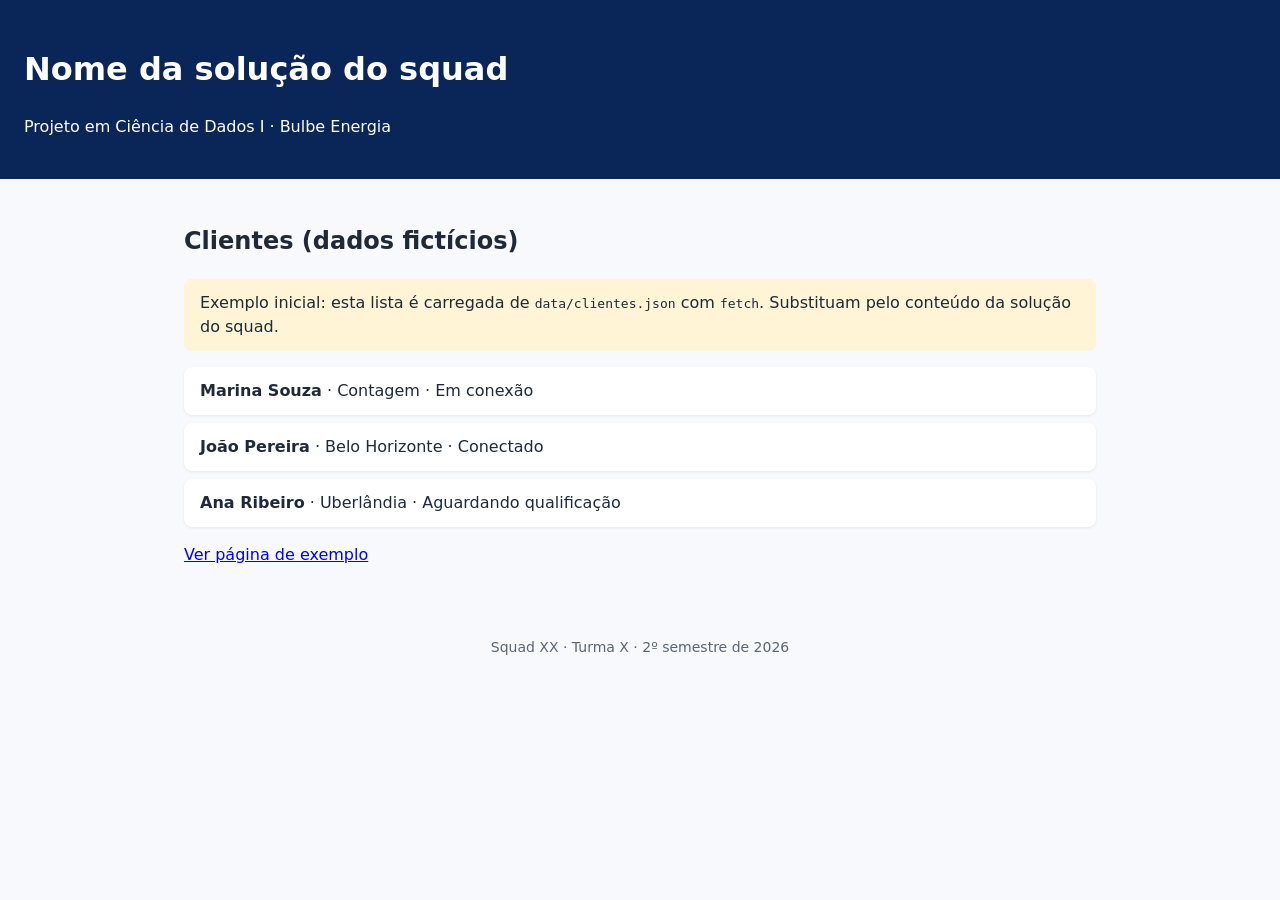
<file: index.html>
<!DOCTYPE html>
<html lang="pt-BR">
<head>
  <meta charset="UTF-8">
  <meta name="viewport" content="width=device-width, initial-scale=1.0">
  <title>Bulbe | Nome da solução do squad</title>
  <link rel="stylesheet" href="assets/css/style.css">
</head>
<body>
  <header class="topo">
    <h1>Nome da solução do squad</h1>
    <p>Projeto em Ciência de Dados I · Bulbe Energia</p>
  </header>

  <main>
    <section>
      <h2>Clientes (dados fictícios)</h2>
      <p class="aviso">Exemplo inicial: esta lista é carregada de <code>data/clientes.json</code> com <code>fetch</code>.
        Substituam pelo conteúdo da solução do squad.</p>
      <ul id="lista-clientes" class="lista"></ul>
      <p><a href="pages/exemplo.html">Ver página de exemplo</a></p>
    </section>
  </main>

  <footer class="rodape">
    <p>Squad XX · Turma X · 2º semestre de 2026</p>
  </footer>

  <script type="module" src="assets/js/main.js"></script>
</body>
</html>
</file>
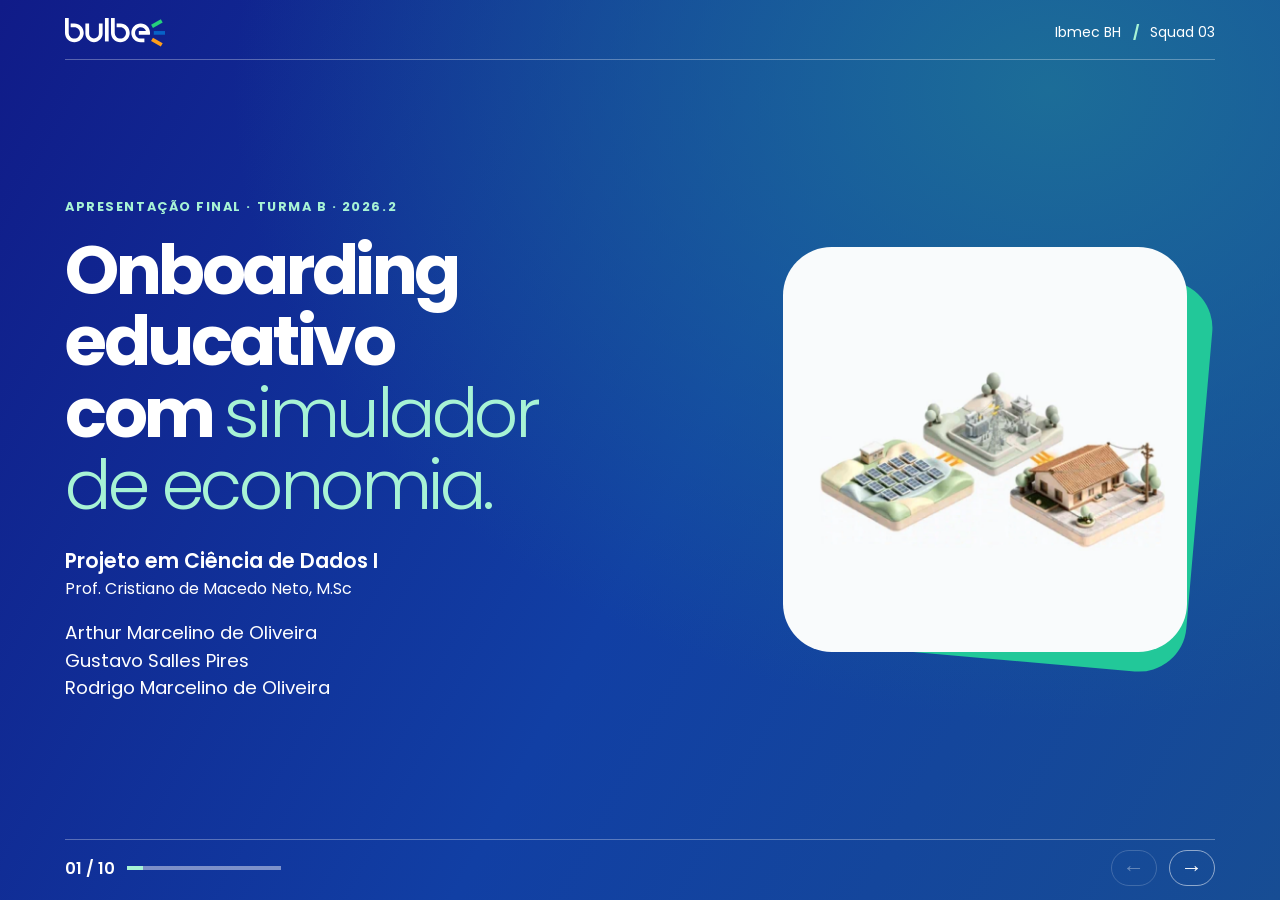
<file: docs/apresentacao/index.html>
<!doctype html>
<html lang="pt-BR">
<head>
  <meta charset="utf-8">
  <meta name="viewport" content="width=device-width, initial-scale=1">
  <title>Bulbe · Apresentação final | Squad 03</title>
  <link rel="preconnect" href="https://fonts.gstatic.com" crossorigin>
  <link href="https://fonts.googleapis.com/css2?family=Poppins:wght@400;500;600;700&display=swap" rel="stylesheet">
  <link rel="stylesheet" href="apresentacao.css">
  <script src="apresentacao.js" defer></script>
</head>
<body>
  <header>
    <img src="../../assets/img/logo.svg" width="100" height="29" alt="Bulbe">
    <span>Ibmec BH <b> / </b> Squad 03</span>
  </header>
  <main>
    <section class="slide abertura">
      <div>
        <p class="legenda">Apresentação final · Turma B · 2026.2</p>
        <h1>Onboarding educativo com <em>simulador de economia.</em></h1>
        <p class="subtitulo">Projeto em Ciência de Dados I</p>
        <p>Prof. Cristiano de Macedo Neto, M.Sc</p>
        <p class="autores">Arthur Marcelino de Oliveira<br>Gustavo Salles Pires<br>Rodrigo Marcelino de Oliveira</p>
      </div>
      <figure class="arte"><img src="../../assets/img/onboarding-educativo/conheca.png" alt="Fazenda solar conectada pela rede elétrica a uma casa"></figure>
    </section>

    <section class="slide" hidden>
      <p class="legenda">O problema · Sprint I</p>
      <h2>Dificuldades na <em>jornada do cliente.</em></h2>
      <div class="indicadores">
        <article><strong>27,1%</strong><h3>Primeiro acesso</h3><p>Dos 32.478 usuários analisados, essa parcela avançou além da primeira tela do aplicativo.</p></article>
        <article><strong>≈ 20%</strong><h3>Comunicação</h3><p>Das mensagens por WhatsApp, cerca de uma em cinco falhou na entrega. Houve clientes até 20 dias sem comunicação.</p></article>
        <article><strong>32,4%</strong><h3>Primeira fatura</h3><p>Foi a inadimplência na primeira fatura entre setembro de 2025 e julho de 2026.</p></article>
        <article><strong>27,7%</strong><h3>Cancelamento</h3><p>Dos cancelamentos desde 2022, essa parcela foi atribuída à falta de entendimento do produto.</p></article>
      </div>
      <p class="resumo">O MVP busca reduzir o cancelamento no primeiro mês e a falta de pagamento da primeira fatura.</p>
      <p class="fonte">Fonte: apresentação institucional Bulbe &amp; Ibmec (set. 2026) e materiais da Etapa 2, conforme registro da Sprint I no projeto.</p>
    </section>

    <section class="slide" hidden>
      <p class="legenda">Escopo do protótipo</p>
      <h2>Histórias <em>de usuário.</em></h2>
      <div class="historias">
        <article><h3>HU01 · Onboarding educativo</h3><p>Como novo usuário, quero entender como funciona a Bulbe e quais são os requisitos para contratação antes de me cadastrar, para decidir com segurança se o serviço atende às minhas necessidades.</p></article>
        <article><h3>HU02 · Central de comunicações</h3><p>Como cliente recém-contratado, quero consultar os avisos da Bulbe em uma central de comunicações e confirmar meus dados de contato, para não perder informações importantes sobre minha contratação e primeira fatura.</p></article>
        <article><h3>HU03 · Simulador de economia</h3><p>Como cliente recém-contratado, quero visualizar uma estimativa da minha economia e acompanhar quando os descontos começarão, para entender os benefícios do serviço durante a espera pela ativação.</p></article>
        <article><h3>HU04 · Painel de economia acumulada</h3><p>Como cliente ativo, quero acompanhar minha economia mensal e acumulada desde a contratação, para avaliar os benefícios financeiros e decidir se vale a pena continuar utilizando a Bulbe.</p></article>
      </div>
    </section>

    <section class="slide" data-pagina="login.html" hidden>
      <p class="legenda">Ponto de entrada · Login</p>
      <h2>Antes de <em>entrar.</em></h2>
      <p class="resumo">No fluxo original, parte das explicações só aparece durante ou após o cadastro, que pode exigir documentos. O protótipo antecipa duas decisões: entender o serviço e estimar a economia.</p>
      <p class="demonstracao"><b>No aplicativo</b>Escolha “Entenda como você economiza” para iniciar o percurso. “Simulador de Economia” abre a estimativa diretamente.</p>
    </section>
    <section class="slide" data-pagina="onboarding.html" hidden>
      <p class="legenda">HU01 · Onboarding educativo</p>
      <h2>Preciso instalar <em>placas solares?</em></h2>
      <p class="persona">Mariana Costa, 27 anos · Analista administrativa</p>
      <p class="resumo">Mariana mora de aluguel. Antes do cadastro, ela pode descobrir como os créditos chegam à conta e por que o imóvel dispensa obras.</p>
      <p class="evidencia"><strong>27,1%</strong> dos 32.478 usuários analisados avançaram além da primeira tela. Explicar o serviço logo na entrada busca favorecer o cadastro.</p>
      <p class="demonstracao"><b>No aplicativo</b>Avance de “Conheça a Bulbe” até os requisitos de adesão.</p>
    </section>
    <section class="slide" data-pagina="simulador.html" hidden>
      <p class="legenda">HU03 · Simulador de economia</p>
      <h2>Quando começo <em>a economizar?</em></h2>
      <p class="persona">Fernanda Oliveira, 35 anos · Professora</p>
      <p class="resumo">Fernanda pode simular antes do cadastro e, enquanto aguarda a ativação, consultar quando os descontos começam.</p>
      <p class="evidencia"><strong>27,7%</strong> dos cancelamentos desde 2022 foram atribuídos à falta de entendimento do produto. Esclarecer o benefício busca reduzir desistências já no primeiro mês.</p>
      <p class="demonstracao"><b>No aplicativo</b>Simule R$ 250,00: a estimativa ilustrativa é de R$ 30,00 por mês e R$ 360,00 por ano.</p>
    </section>
    <section class="slide" data-pagina="layout.html" hidden>
      <p class="legenda">Ponto de entrada · Área do cliente</p>
      <h2>Depois <em>da adesão.</em></h2>
      <p class="resumo">A área de faturas situa o cliente na parte logada do protótipo. Ela serve de base para chegar às histórias de comunicação e de acompanhamento da economia.</p>
      <p class="demonstracao"><b>No aplicativo</b>Abra o menu no canto superior esquerdo e selecione “Central de Comunicações”.</p>
    </section>
    <section class="slide" data-pagina="central.html" hidden>
      <p class="legenda">HU02 · Central de comunicações</p>
      <h2>Perdi um aviso. <em>E agora?</em></h2>
      <p class="persona">Ricardo Almeida, 43 anos · Lojista</p>
      <p class="resumo">Mesmo que perca uma mensagem enquanto atende na loja, Ricardo pode recuperar o aviso na central, consultar o canal de atendimento e atualizar seus contatos.</p>
      <p class="evidencia"><strong>Cerca de 20%</strong> das mensagens por WhatsApp falharam na entrega. Manter o telefone atualizado pode evitar falhas por número incorreto.</p>
      <p class="demonstracao"><b>No aplicativo</b>Abra um aviso e mostre onde Ricardo confirma o telefone.</p>
    </section>
    <section class="slide" data-pagina="painel.html" hidden>
      <p class="legenda">HU04 · Painel de economia acumulada</p>
      <h2>Quanto já <em>economizei?</em></h2>
      <p class="persona">Carlos Mendes, 56 anos · Técnico aposentado</p>
      <p class="resumo">Carlos compara meses e consulta o total economizado para decidir se a assinatura vale a pena. Tornar o benefício visível busca reduzir cancelamentos por insatisfação.</p>
      <p class="evidencia"><strong>32,4%</strong> foi a inadimplência da primeira fatura entre set/2025 e jul/2026. Outro objetivo é ajudar o cliente a reconhecer a economia e manter os pagamentos em dia.</p>
      <p class="demonstracao"><b>No aplicativo</b>Mostre os R$ 1.260,72 acumulados em 12 meses e compare dois meses. O histórico exibido é fictício.</p>
    </section>
    <section class="slide encerramento" hidden>
      <p class="legenda">Encerramento · Squad 03</p>
      <h2>Da primeira dúvida à <em>economia acumulada.</em></h2>
      <p class="resumo">Mariana entende o serviço. Fernanda estima o desconto. Ricardo recupera os avisos. Carlos acompanha o resultado mês a mês.</p>
      <p class="demonstracao"><b>Como avaliar o impacto?</b>Em um piloto, comparar a proporção de clientes que cancelam no primeiro mês e a de primeiras faturas não pagas com as de um grupo que usa o fluxo atual.</p>
      <p class="subtitulo">Obrigado!</p>
    </section>
    <aside id="celular" hidden aria-label="Demonstração do aplicativo"><iframe title="Aplicativo Bulbe interativo" width="375" height="667"></iframe></aside>
  </main>
  <footer>
    <div class="progresso"><span id="contador" aria-live="polite">01 / 10</span><progress value="1" max="10" aria-label="Progresso da apresentação"></progress></div>
    <nav aria-label="Slides"><button id="anterior" aria-label="Slide anterior">←</button><button id="proximo" aria-label="Próximo slide">→</button></nav>
  </footer>
</body>
</html>
</file>
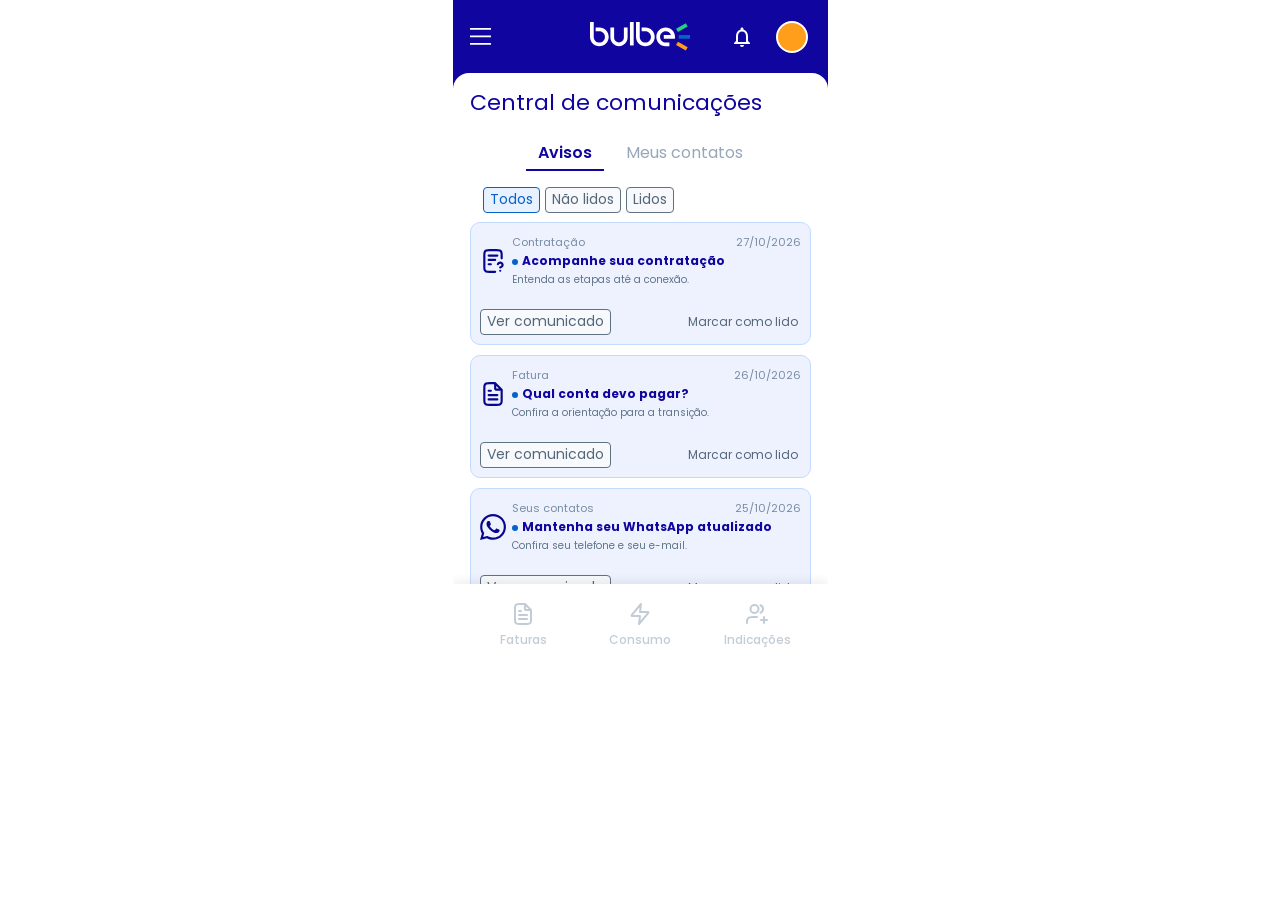
<file: pages/central.html>
<!DOCTYPE html>
<html lang="pt-BR">
<head>
  <meta charset="UTF-8">
  <meta name="viewport" content="width=device-width, initial-scale=1.0">
  <title>Bulbe | Central de comunicações</title>
  <link rel="preconnect" href="https://fonts.googleapis.com">
  <link rel="preconnect" href="https://fonts.gstatic.com" crossorigin>
  <link href="https://fonts.googleapis.com/css2?family=Poppins:wght@400;500;600;700&display=swap" rel="stylesheet">
  <link rel="stylesheet" href="../assets/css/layout.css">
  <link rel="stylesheet" href="../assets/css/central.css">
  <script src="../assets/js/layout.js" defer></script>
  <script src="../assets/js/central.js" defer></script>
</head>
<body>
  <div class="app">
    <header class="app-cabecalho">
      <!-- Conecte os botões às ações da história que estiver desenvolvendo. -->
      <button class="botao-icone botao-menu" type="button" aria-label="Abrir menu" aria-controls="menu-lateral" aria-expanded="false" aria-haspopup="dialog">
        <img src="../assets/img/menu.svg" width="21" height="17" alt="">
      </button>

      <img class="app-logo" src="../assets/img/logo.svg" width="100" height="29" alt="Bulbe">

      <div class="cabecalho-acoes">
        <button class="botao-icone" type="button" aria-label="Notificações">
          <img src="../assets/img/notificacao.svg" width="40" height="40" alt="">
        </button>
        <button class="botao-icone" type="button" aria-label="Meu perfil">
          <img src="../assets/img/perfil.svg" width="40" height="40" alt="">
        </button>
      </div>
    </header>

    <main class="app-conteudo" id="conteudo" aria-label="Conteúdo da página">

      <section class="central" aria-labelledby="central-titulo">
        <h1 id="central-titulo">Central de comunicações</h1>
        <div class="central-abas" role="tablist" aria-label="Seções da central">
          <button id="aba-avisos" type="button" role="tab" aria-selected="true" aria-controls="painel-avisos">Avisos</button>
          <button id="aba-contatos" type="button" role="tab" aria-selected="false" aria-controls="painel-contatos" tabindex="-1">Meus contatos</button>
        </div>

        <section id="painel-avisos" class="central-painel central-avisos" role="tabpanel" aria-labelledby="aba-avisos">
          <div class="central-filtros" role="group" aria-label="Filtrar comunicados">
            <button type="button" data-filtro="todos" aria-pressed="true">Todos</button>
            <button type="button" data-filtro="nao-lidos" aria-pressed="false">Não lidos</button>
            <button type="button" data-filtro="lidos" aria-pressed="false">Lidos</button>
          </div>
          <ul class="central-lista" id="lista-comunicados" aria-label="Comunicados da Bulbe"></ul>
          <p id="avisos-vazios" class="central-vazio" role="status" hidden>Nenhum comunicado neste filtro.</p>
          <section class="central-ajuda" aria-labelledby="titulo-ajuda">
            <div class="central-ajuda-texto">
              <img src="../assets/img/precisa_de_ajuda.svg" width="32" height="32" alt="">
              <div><h2 id="titulo-ajuda">Precisa de ajuda?</h2><p>Fale diretamente com o atendimento Bulbe.</p></div>
            </div>
            <button type="button" class="central-botao central-atendimento" data-atendimento>
              <img src="../assets/img/falar_com_a_bulbe.svg" width="24" height="24" alt="">Falar com Bulbe
            </button>
          </section>
          <p class="central-demonstracao">Comunicados fictícios para demonstração.</p>
        </section>

        <section id="painel-contatos" class="central-painel central-contatos" role="tabpanel" aria-labelledby="aba-contatos" hidden>
          <h2>Meus contatos</h2>
          <p class="central-descricao">Confira os dados usados para entrar em contato com você.</p>
          <aside class="central-canais">
            <img src="../assets/img/seus_canais.svg" width="32" height="32" alt="">
            <div><h3>Seus canais de contato</h3><p>Mantenha telefone e e-mail atualizados para não perder comunicados sobre a contratação e a fatura.</p></div>
          </aside>
          <form id="form-contatos" novalidate>
            <dl class="central-dados">
              <div class="central-dado">
                <dt>Nome</dt>
                <dd><span id="contato-nome">João Silva</span><button type="button" class="central-editar" data-editar="nome" aria-label="Alterar nome"><img src="../assets/img/editar_info.svg" width="24" height="24" alt=""></button></dd>
                <dd class="central-confirmacao" id="status-nome">Aguardando confirmação</dd>
              </div>
              <div class="central-dado">
                <dt>E-mail</dt>
                <dd><span id="contato-email">teste.bulbe@bulbe.com.br</span><button type="button" class="central-editar" data-editar="email" aria-label="Alterar e-mail"><img src="../assets/img/editar_info.svg" width="24" height="24" alt=""></button></dd>
                <dd class="central-confirmacao" id="status-email">Aguardando confirmação</dd>
              </div>
              <div class="central-dado">
                <dt>Telefone</dt>
                <dd><span id="contato-telefone">+55 (31) 98765-4321</span><button type="button" class="central-editar" data-editar="telefone" aria-label="Alterar telefone"><img src="../assets/img/editar_info.svg" width="24" height="24" alt=""></button></dd>
                <dd class="central-confirmacao" id="status-telefone">Aguardando confirmação</dd>
              </div>
            </dl>
            <button type="submit" class="central-botao central-validar">Validar e salvar</button>
            <p id="contatos-retorno" class="central-retorno" role="status" hidden></p>
          </form>
          <button type="button" class="central-botao central-atendimento" data-atendimento><img src="../assets/img/falar_com_a_bulbe.svg" width="24" height="24" alt="">Falar com Bulbe</button>
          <p class="central-demonstracao">Dados fictícios para demonstração.</p>
        </section>
        <p id="central-feedback" class="central-sr-only" role="status"></p>
      </section>
    </main>

    <nav class="app-navegacao" aria-label="Navegação principal">
      <!-- Ao implementar as páginas, conecte os destinos e mova aria-current para o item ativo. -->
      <button class="navegacao-item" type="button">
        <img src="../assets/img/faturas.svg" width="24" height="24" alt="">
        <span>Faturas</span>
      </button>
      <button class="navegacao-item" type="button">
        <span class="icone-consumo" aria-hidden="true"></span>
        <span>Consumo</span>
      </button>
      <button class="navegacao-item" type="button">
        <img src="../assets/img/indicacoes.svg" width="24" height="24" alt="">
        <span>Indicações</span>
      </button>
    </nav>
    <dialog class="central-dialogo" id="dialogo-editar" aria-labelledby="editar-titulo" aria-describedby="editar-descricao">
      <form id="form-editar" class="central-modal" novalidate>
        <div class="central-modal-cartao">
          <button class="central-fechar" type="button" data-fechar aria-label="Cancelar alteração">×</button>
          <h2 id="editar-titulo">Altere o seu nome</h2>
          <p id="editar-descricao">Informe o seu nome completo</p>
          <div class="central-campo">
            <label for="editar-valor"><span id="editar-rotulo">Nome completo</span> <span class="central-obrigatorio" aria-hidden="true">*</span></label>
            <input id="editar-valor" name="valor" type="text" required aria-describedby="editar-erro">
          </div>
          <p class="central-erro" id="editar-erro" role="alert" hidden></p>
        </div>
        <button type="submit" class="central-botao central-modal-salvar">Salvar</button>
      </form>
    </dialog>
    <dialog class="central-dialogo" id="dialogo-comunicado" aria-labelledby="mensagem-titulo">
      <article class="central-modal">
        <div class="central-modal-cartao">
          <button class="central-fechar" type="button" data-fechar aria-label="Fechar comunicado">×</button>
          <p class="central-mensagem-categoria" id="mensagem-categoria"></p>
          <h2 id="mensagem-titulo"></h2>
          <time id="mensagem-data"></time>
          <p id="mensagem-conteudo" class="central-mensagem-conteudo"></p>
          <p class="central-demonstracao">Comunicado fictício para demonstração.</p>
        </div>
        <button type="button" id="mensagem-marcar" class="central-botao central-modal-salvar">Marcar como lido</button>
      </article>
    </dialog>
    <dialog class="central-dialogo" id="dialogo-atendimento" aria-labelledby="atendimento-titulo">
      <div class="central-modal">
        <div class="central-modal-cartao">
          <button class="central-fechar" type="button" data-fechar aria-label="Fechar atendimento">×</button>
          <h2 id="atendimento-titulo">Falar com Bulbe</h2>
          <p>Este é um atendimento demonstrativo. O canal oficial de contato será disponibilizado aqui.</p>
        </div>
        <button type="button" class="central-botao central-modal-salvar" data-fechar>Entendi</button>
      </div>
    </dialog>
    <dialog class="menu-lateral" id="menu-lateral" aria-label="Menu de histórias">
      <div class="menu-painel">
        <div class="menu-cabecalho">
          <button class="menu-fechar" type="button" aria-label="Fechar menu" autofocus>
            <span aria-hidden="true">×</span>
          </button>
          <img class="menu-logo" src="../assets/img/logo_menu.svg" alt="Bulbe — sua próxima energia">
        </div>
        <nav class="menu-links" aria-label="Histórias do aplicativo">
          <a class="menu-link" href="onboarding.html">
            <img src="../assets/img/onboarding.svg" width="24" height="24" alt="">
            <span>Onboarding Educativo</span>
          </a>
          <a class="menu-link" href="simulador.html">
            <img src="../assets/img/simulador.svg" width="24" height="24" alt="">
            <span>Simulador de Economia</span>
          </a>
          <a class="menu-link" href="central.html" aria-current="page">
            <img src="../assets/img/comunicacoes.svg" width="24" height="24" alt="">
            <span>Central de Comunicações</span>
          </a>
          <a class="menu-link menu-link-economia" href="painel.html">
            <img src="../assets/img/economia.svg" width="24" height="24" alt="">
            <span>Painel de Economia Acumulada</span>
          </a>
        </nav>
      </div>
    </dialog>
  </div>
</body>
</html>
</file>
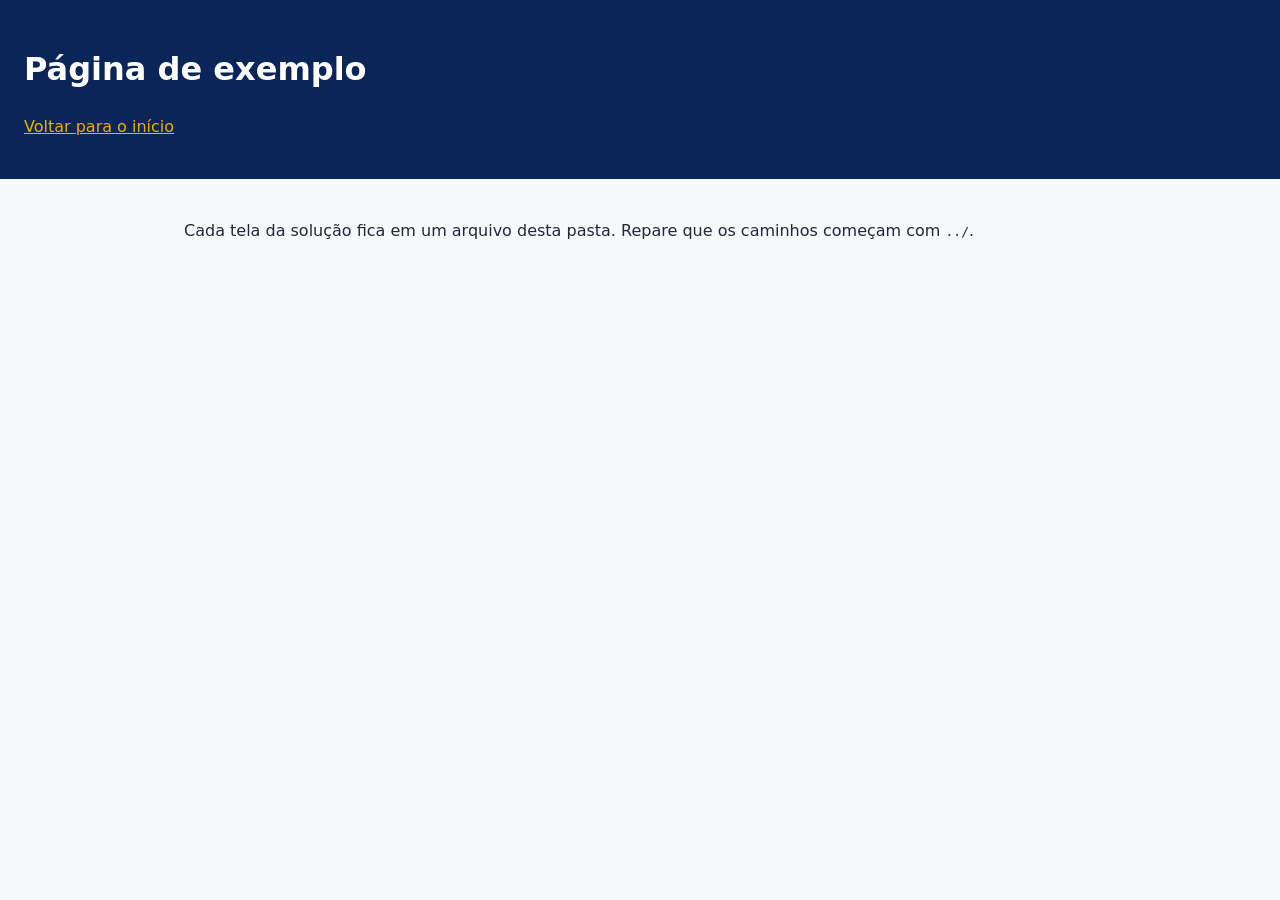
<file: pages/exemplo.html>
<!DOCTYPE html>
<html lang="pt-BR">
<head>
  <meta charset="UTF-8">
  <meta name="viewport" content="width=device-width, initial-scale=1.0">
  <title>Bulbe | Página de exemplo</title>
  <link rel="stylesheet" href="../assets/css/style.css">
</head>
<body>
  <header class="topo">
    <h1>Página de exemplo</h1>
    <p><a href="../index.html">Voltar para o início</a></p>
  </header>
  <main>
    <p>Cada tela da solução fica em um arquivo desta pasta. Repare que os caminhos começam com <code>../</code>.</p>
  </main>
</body>
</html>
</file>
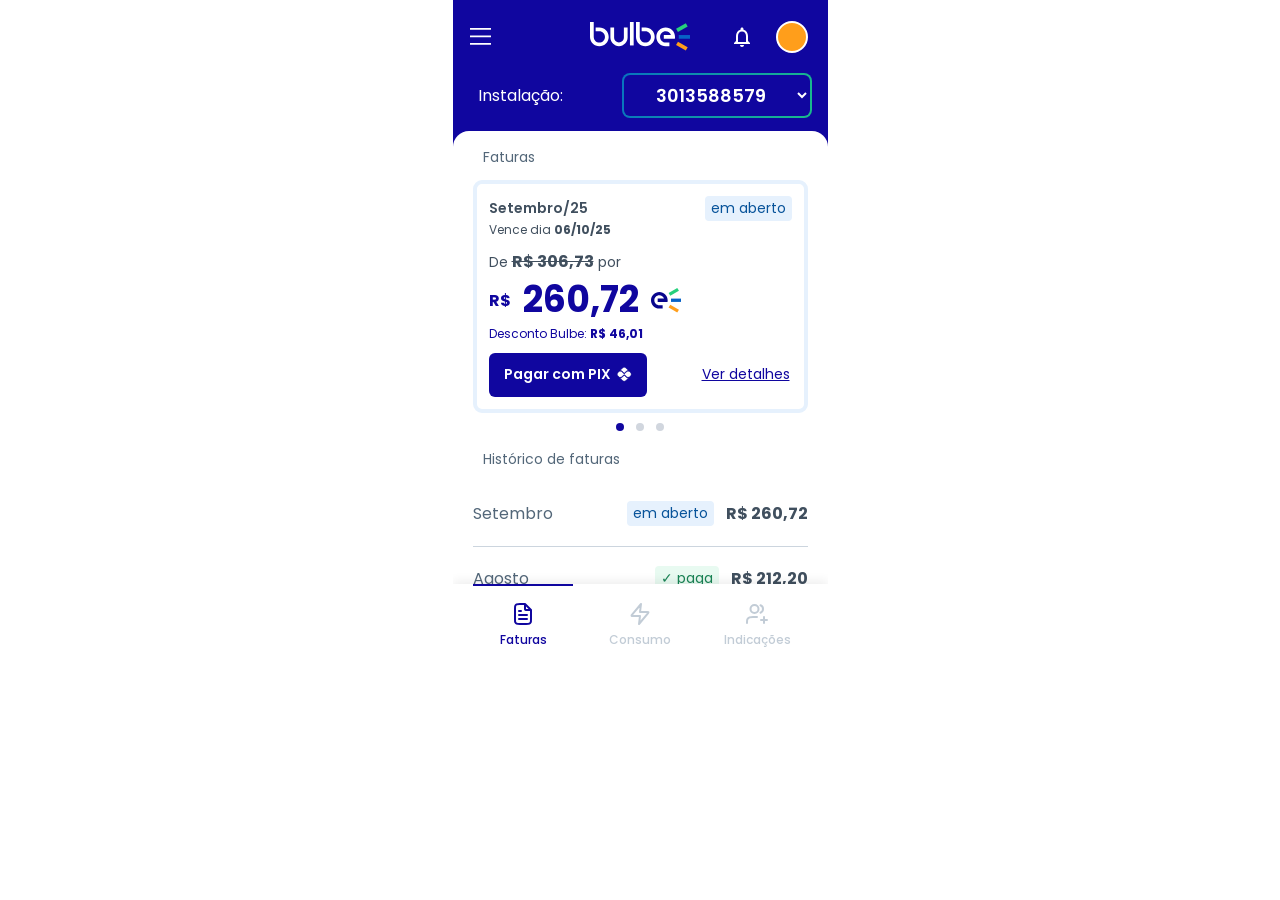
<file: pages/layout.html>
<!DOCTYPE html>
<html lang="pt-BR">
<head>
  <meta charset="UTF-8">
  <meta name="viewport" content="width=device-width, initial-scale=1.0">
  <title>Bulbe | Layout inicial</title>
  <link rel="preconnect" href="https://fonts.googleapis.com">
  <link rel="preconnect" href="https://fonts.gstatic.com" crossorigin>
  <link href="https://fonts.googleapis.com/css2?family=Poppins:wght@400;500;600;700&display=swap" rel="stylesheet">
  <link rel="stylesheet" href="../assets/css/layout.css">
  <script src="../assets/js/layout.js" defer></script>
</head>
<body>
  <div class="app">
    <header class="app-cabecalho">
      <!-- Conecte os botões às ações da história que estiver desenvolvendo. -->
      <button class="botao-icone botao-menu" type="button" aria-label="Abrir menu" aria-controls="menu-lateral" aria-expanded="false" aria-haspopup="dialog">
        <img src="../assets/img/menu.svg" width="21" height="17" alt="">
      </button>

      <img class="app-logo" src="../assets/img/logo.svg" width="100" height="29" alt="Bulbe">

      <div class="cabecalho-acoes">
        <button class="botao-icone" type="button" aria-label="Notificações">
          <img src="../assets/img/notificacao.svg" width="40" height="40" alt="">
        </button>
        <button class="botao-icone" type="button" aria-label="Meu perfil">
          <img src="../assets/img/perfil.svg" width="40" height="40" alt="">
        </button>
      </div>
    </header>

    <div class="fatura-instalacao">
      <label for="instalacao">Instalação:</label>
      <select id="instalacao"><option>3013588579</option></select>
    </div>

    <main class="app-conteudo faturas" id="conteudo" aria-labelledby="titulo-faturas">
      <h1 id="titulo-faturas">Faturas</h1>
      <article class="fatura-cartao" aria-labelledby="fatura-mes">
        <div class="fatura-resumo">
          <h2 id="fatura-mes">Setembro/25</h2>
          <span class="fatura-status">em aberto</span>
        </div>
        <p class="fatura-vencimento">Vence dia <strong>06/10/25</strong></p>
        <p class="fatura-original">De <del>R$ 306,73</del> por</p>
        <p class="fatura-valor"><small>R$</small> 260,72 <img src="../assets/img/e.svg" width="30" height="25" alt=""></p>
        <p class="fatura-desconto">Desconto Bulbe: <strong>R$ 46,01</strong></p>
        <div class="fatura-acoes">
          <button type="button" disabled>Pagar com PIX <img src="../assets/img/pix.svg" width="15" height="15" alt=""></button>
          <button class="fatura-detalhes" type="button" disabled>Ver detalhes</button>
        </div>
      </article>
      <div class="fatura-indicadores" aria-hidden="true"><i></i><i></i><i></i></div>

      <section aria-labelledby="titulo-historico">
        <h2 id="titulo-historico">Histórico de faturas</h2>
        <ul class="fatura-historico">
          <li>Setembro <span class="fatura-status">em aberto</span><strong>R$ 260,72</strong></li>
          <li>Agosto <span class="fatura-status paga">✓ paga</span><strong>R$ 212,20</strong></li>
          <li>Julho <span class="fatura-status paga">✓ paga</span><strong>R$ 252,06</strong></li>
          <li>Junho <span class="fatura-status paga">✓ paga</span><strong>R$ 242,59</strong></li>
        </ul>
        <button class="fatura-historico-completo" type="button" disabled>Ver histórico completo</button>
      </section>
    </main>

    <nav class="app-navegacao" aria-label="Navegação principal">
      <!-- Ao implementar as páginas, conecte os destinos e mova aria-current para o item ativo. -->
      <button class="navegacao-item" type="button" aria-current="page">
        <span class="icone-faturas" aria-hidden="true"></span>
        <span>Faturas</span>
      </button>
      <button class="navegacao-item" type="button">
        <span class="icone-consumo" aria-hidden="true"></span>
        <span>Consumo</span>
      </button>
      <button class="navegacao-item" type="button">
        <img src="../assets/img/indicacoes.svg" width="24" height="24" alt="">
        <span>Indicações</span>
      </button>
    </nav>
    <dialog class="menu-lateral" id="menu-lateral" aria-label="Menu de histórias">
      <div class="menu-painel">
        <div class="menu-cabecalho">
          <button class="menu-fechar" type="button" aria-label="Fechar menu" autofocus>
            <span aria-hidden="true">×</span>
          </button>
          <img class="menu-logo" src="../assets/img/logo_menu.svg" alt="Bulbe — sua próxima energia">
        </div>
        <nav class="menu-links" aria-label="Histórias do aplicativo">
          <a class="menu-link" href="onboarding.html">
            <img src="../assets/img/onboarding.svg" width="24" height="24" alt="">
            <span>Onboarding Educativo</span>
          </a>
          <a class="menu-link" href="simulador.html">
            <img src="../assets/img/simulador.svg" width="24" height="24" alt="">
            <span>Simulador de Economia</span>
          </a>
          <a class="menu-link" href="central.html">
            <img src="../assets/img/comunicacoes.svg" width="24" height="24" alt="">
            <span>Central de Comunicações</span>
          </a>
          <a class="menu-link menu-link-economia" href="painel.html">
            <img src="../assets/img/economia.svg" width="24" height="24" alt="">
            <span>Painel de Economia Acumulada</span>
          </a>
        </nav>
      </div>
    </dialog>
  </div>
</body>
</html>
</file>
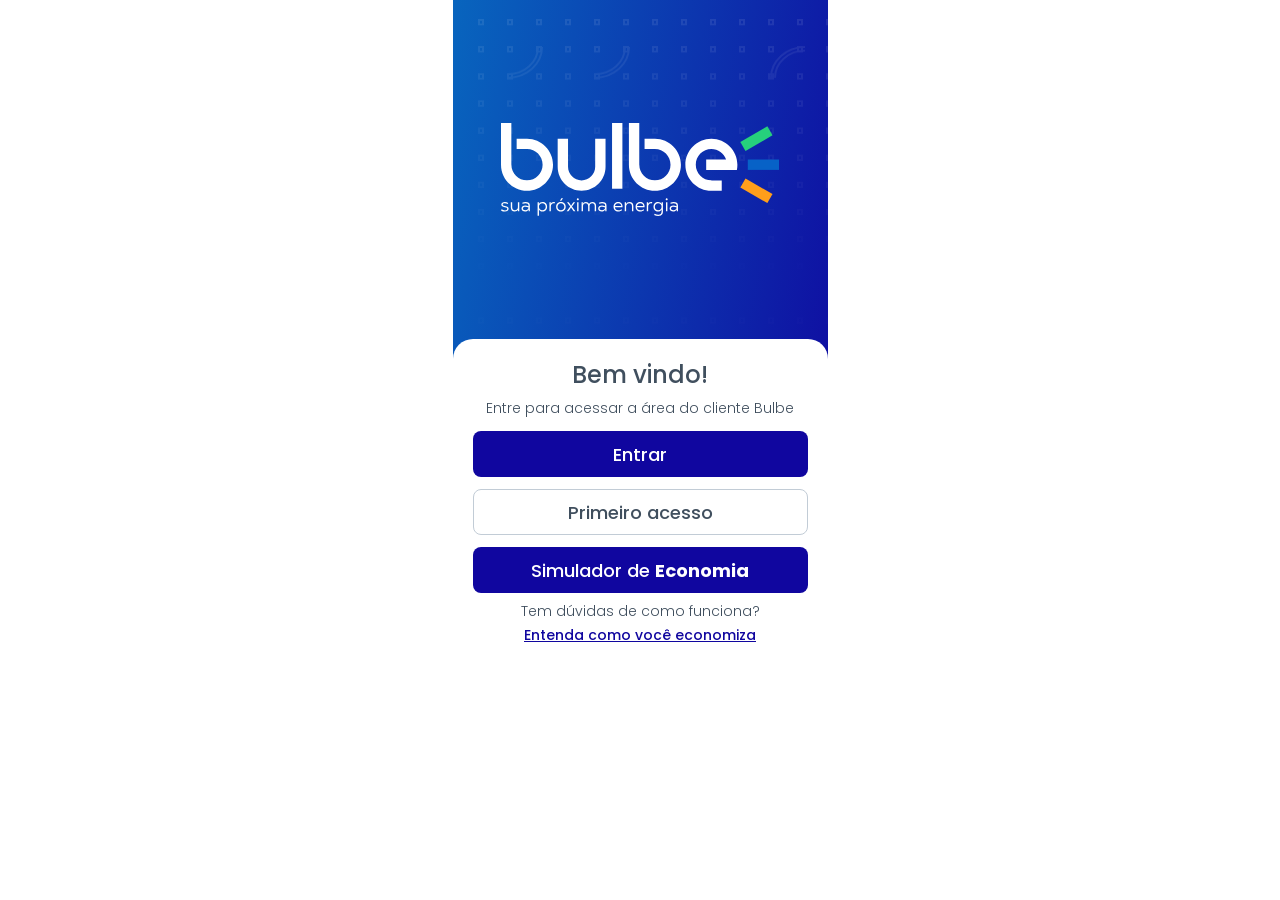
<file: pages/login.html>
<!DOCTYPE html>
<html lang="pt-BR">
<head>
  <meta charset="UTF-8">
  <meta name="viewport" content="width=device-width, initial-scale=1.0">
  <title>Bulbe | Login</title>
  <link rel="preconnect" href="https://fonts.googleapis.com">
  <link rel="preconnect" href="https://fonts.gstatic.com" crossorigin>
  <link href="https://fonts.googleapis.com/css2?family=Poppins:wght@300;400;500;600;700&display=swap" rel="stylesheet">
  <link rel="stylesheet" href="../assets/css/layout.css">
  <link rel="stylesheet" href="../assets/css/login.css">
  <script src="../assets/js/login.js" defer></script>
</head>
<body>
  <main class="app login">
    <div class="login-marca">
      <canvas class="login-padrao" width="375" height="375" aria-hidden="true"></canvas>
      <img src="../assets/img/logo_login.svg" width="267" height="89" alt="Bulbe, sua próxima energia">
    </div>
    <section class="login-painel" aria-labelledby="boas-vindas">
      <h1 id="boas-vindas">Bem vindo!</h1>
      <p>Entre para acessar a área do cliente Bulbe</p>
      <nav class="login-acoes" aria-label="Opções de acesso">
        <a class="login-botao" href="layout.html">Entrar</a>
        <a class="login-botao login-secundario" href="layout.html">Primeiro acesso</a>
        <a class="login-botao" href="simulador.html">Simulador de <strong>Economia</strong></a>
      </nav>
      <p>Tem dúvidas de como funciona?</p>
      <a class="login-ajuda" href="onboarding.html">Entenda como você economiza</a>
    </section>
  </main>
</body>
</html>
</file>
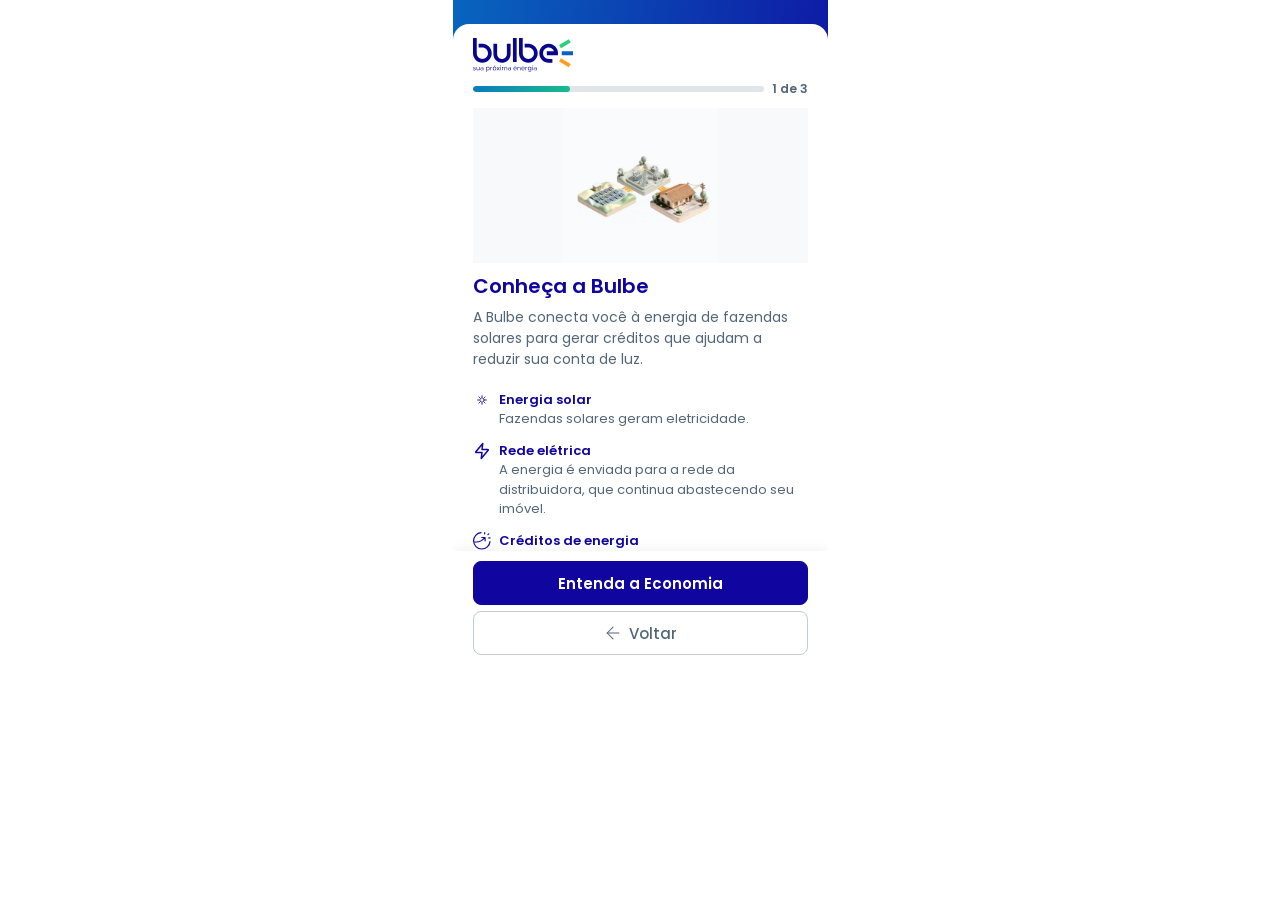
<file: pages/onboarding.html>
<!DOCTYPE html>
<html lang="pt-BR">
<head>
  <meta charset="UTF-8">
  <meta name="viewport" content="width=device-width, initial-scale=1.0">
  <title>Bulbe | Onboarding educativo</title>
  <link rel="preconnect" href="https://fonts.googleapis.com">
  <link rel="preconnect" href="https://fonts.gstatic.com" crossorigin>
  <link href="https://fonts.googleapis.com/css2?family=Poppins:wght@400;500;600;700&display=swap" rel="stylesheet">
  <link rel="stylesheet" href="../assets/css/layout.css">
  <link rel="stylesheet" href="../assets/css/onboarding.css">
  <script src="../assets/js/onboarding.js" defer></script>
</head>
<body>
  <div class="app app-onboarding">
    <main class="app-conteudo onboarding" id="conteudo" aria-label="Onboarding educativo">
      <div class="onboarding-cabecalho">
        <img class="onboarding-logo" src="../assets/img/logo_menu.svg" alt="Bulbe — sua próxima energia" width="122" height="41">
        <div class="onboarding-progresso">
          <progress id="progresso" max="3" value="1" aria-label="Progresso da apresentação"></progress>
          <span id="etapa-atual" aria-live="polite" aria-atomic="true">1 de 3</span>
        </div>
      </div>
      <div class="onboarding-etapas" id="etapas">
        <section class="onboarding-etapa" aria-labelledby="titulo-conheca">
          <img class="onboarding-ilustracao" src="../assets/img/onboarding-educativo/conheca.png" alt="Fazenda solar, rede de energia e casa conectadas" width="420" height="420">
          <h1 id="titulo-conheca" tabindex="-1">Conheça a Bulbe</h1>
          <p>A Bulbe conecta você à energia de fazendas solares para gerar créditos que ajudam a reduzir sua conta de luz.</p>
          <ul class="onboarding-beneficios">
            <li><span class="icone-etapa icone-sol" aria-hidden="true"></span><div><h2>Energia solar</h2><p>Fazendas solares geram eletricidade.</p></div></li>
            <li><span class="icone-etapa icone-rede" aria-hidden="true"></span><div><h2>Rede elétrica</h2><p>A energia é enviada para a rede da distribuidora, que continua abastecendo seu imóvel.</p></div></li>
            <li><span class="icone-etapa icone-economia" aria-hidden="true"></span><div><h2>Créditos de energia</h2><p>Os créditos compensam parte do consumo e ajudam a reduzir o custo da energia.</p></div></li>
          </ul>
        </section>
        <section class="onboarding-etapa" aria-labelledby="titulo-economize" hidden>
          <img class="onboarding-ilustracao" src="../assets/img/onboarding-educativo/economize.png" alt="Casa abastecida pela rede elétrica, sem painéis solares no telhado" width="384" height="384">
          <h1 id="titulo-economize" tabindex="-1">Economize sem instalar placas solares.</h1>
          <p>Você não precisa instalar equipamentos em casa nem fazer obras. A economia acontece conforme as condições do seu contrato.</p>
          <ul class="onboarding-beneficios">
            <li><span class="icone-etapa icone-casa" aria-hidden="true"></span><div><h2>Sem obras</h2><p>Não é necessário instalar painéis solares na sua casa.</p></div></li>
            <li><span class="icone-etapa icone-celular" aria-hidden="true"></span><div><h2>Adesão digital</h2><p>Você pode iniciar o processo pelo aplicativo.</p></div></li>
            <li><span class="icone-etapa icone-economia" aria-hidden="true"></span><div><h2>Economia na conta</h2><p>Os créditos elegíveis ajudam a reduzir o custo da energia. O desconto depende das condições contratadas.</p></div></li>
          </ul>
        </section>
        <section class="onboarding-etapa" aria-labelledby="titulo-comece" hidden>
          <img class="onboarding-ilustracao" src="../assets/img/onboarding-educativo/comece.png" alt="Conta de energia e moeda representando economia" width="336" height="336">
          <h1 id="titulo-comece" tabindex="-1">Começar é simples.</h1>
          <p>Conheça as etapas para contratar o serviço e acompanhe o processo até a ativação.</p>
          <ol class="onboarding-beneficios">
            <li><span class="icone-etapa icone-check" aria-hidden="true"></span><div><h2>1. Confira os requisitos</h2><p>Verifique se seu endereço e sua instalação são atendidos. O cadastro deve ser feito em nome do titular da conta de luz, com seu CPF, telefone e e-mail.</p></div></li>
            <li><span class="icone-etapa icone-adesao" aria-hidden="true"></span><div><h2>2. Faça sua adesão</h2><p>Preencha os dados solicitados, valide seu cadastro e leia e aceite o termo de adesão.</p></div></li>
            <li><span class="icone-etapa icone-relogio" aria-hidden="true"></span><div><h2>3. Aguarde a ativação</h2><p>Acompanhe as atualizações por e-mail e WhatsApp até o início da economia.</p></div></li>
          </ol>
          <p class="onboarding-fonte">Confira as condições nas <a href="https://bulbeenergia.com.br/duvidas/" target="_blank" rel="noopener noreferrer">dúvidas frequentes da Bulbe</a>.</p>
        </section>
      </div>
      <div class="onboarding-acoes">
        <button class="onboarding-botao onboarding-avancar" id="avancar" type="button">Entenda a Economia</button>
        <button class="onboarding-botao onboarding-voltar" id="voltar" type="button"><span class="icone-voltar" aria-hidden="true"></span> Voltar</button>
      </div>
    </main>
  </div>
</body>
</html>
</file>
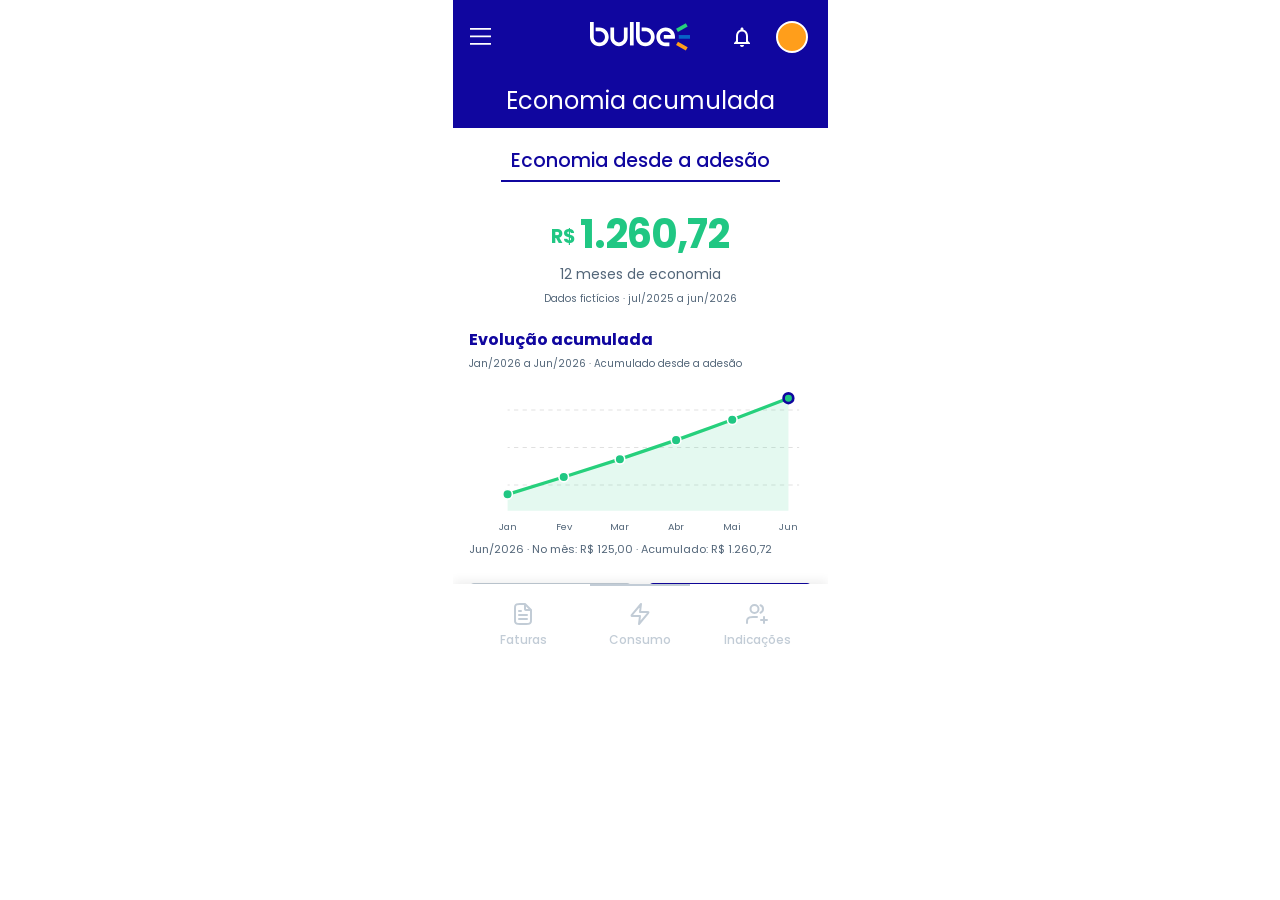
<file: pages/painel.html>
<!DOCTYPE html>
<html lang="pt-BR">
<head>
  <meta charset="UTF-8">
  <meta name="viewport" content="width=device-width, initial-scale=1.0">
  <title>Bulbe | Economia acumulada</title>
  <link rel="preconnect" href="https://fonts.googleapis.com">
  <link rel="preconnect" href="https://fonts.gstatic.com" crossorigin>
  <link href="https://fonts.googleapis.com/css2?family=Poppins:wght@400;500;600;700&display=swap" rel="stylesheet">
  <link rel="stylesheet" href="../assets/css/layout.css">
  <link rel="stylesheet" href="../assets/css/painel.css">
  <script src="../assets/js/painel.js" defer></script>
  <script src="../assets/js/layout.js" defer></script>
</head>
<body>
  <div class="app">
    <header class="app-cabecalho">
      <!-- Conecte os botões às ações da história que estiver desenvolvendo. -->
      <button class="botao-icone botao-menu" type="button" aria-label="Abrir menu" aria-controls="menu-lateral" aria-expanded="false" aria-haspopup="dialog">
        <img src="../assets/img/menu.svg" width="21" height="17" alt="">
      </button>

      <img class="app-logo" src="../assets/img/logo.svg" width="100" height="29" alt="Bulbe">

      <div class="cabecalho-acoes">
        <button class="botao-icone" type="button" aria-label="Notificações">
          <img src="../assets/img/notificacao.svg" width="40" height="40" alt="">
        </button>
        <button class="botao-icone" type="button" aria-label="Meu perfil">
          <img src="../assets/img/perfil.svg" width="40" height="40" alt="">
        </button>
      </div>
    </header>

    <main class="app-conteudo painel" id="conteudo" aria-label="Painel de economia acumulada">
      <h1 class="painel-titulo">Economia acumulada</h1>
      <section class="painel-resumo" aria-labelledby="titulo-resumo">
        <h2 id="titulo-resumo">Economia desde a adesão</h2>
        <p class="painel-total" id="total-economia"></p>
        <p class="painel-periodo">12 meses de economia</p>
        <p class="painel-demo">Dados fictícios · jul/2025 a jun/2026</p>
      </section>
      <section class="painel-evolucao" aria-labelledby="titulo-grafico">
        <h2 id="titulo-grafico">Evolução acumulada</h2>
        <p class="painel-legenda" id="intervalo-grafico"></p>
        <svg id="grafico-economia" viewBox="0 0 320 150" aria-labelledby="titulo-svg descricao-svg" role="group">
          <title id="titulo-svg">Evolução da economia acumulada</title>
          <desc id="descricao-svg">Selecione um ponto para consultar a economia mensal e o acumulado desde a adesão. Os mesmos dados estão na tabela de detalhes.</desc>
          <g aria-hidden="true"><path xmlns="http://www.w3.org/2000/svg" d="M36 28H38M308 28H306M42 28H46M50 28H54M58 28H62M66 28H70M74 28H78M82 28H86M90 28H94M98 28H102M106 28H110M114 28H118M122 28H126M130 28H134M138 28H142M146 28H150M154 28H158M162 28H166M170 28H174M178 28H182M186 28H190M194 28H198M202 28H206M210 28H214M218 28H222M226 28H230M234 28H238M242 28H246M250 28H254M258 28H262M266 28H270M274 28H278M282 28H286M290 28H294M298 28H302" stroke="black" stroke-opacity="0.12" />
<path xmlns="http://www.w3.org/2000/svg" d="M36 63H38M308 63H306M42 63H46M50 63H54M58 63H62M66 63H70M74 63H78M82 63H86M90 63H94M98 63H102M106 63H110M114 63H118M122 63H126M130 63H134M138 63H142M146 63H150M154 63H158M162 63H166M170 63H174M178 63H182M186 63H190M194 63H198M202 63H206M210 63H214M218 63H222M226 63H230M234 63H238M242 63H246M250 63H254M258 63H262M266 63H270M274 63H278M282 63H286M290 63H294M298 63H302" stroke="black" stroke-opacity="0.12" />
<path xmlns="http://www.w3.org/2000/svg" d="M36 98H38M308 98H306M42 98H46M50 98H54M58 98H62M66 98H70M74 98H78M82 98H86M90 98H94M98 98H102M106 98H110M114 98H118M122 98H126M130 98H134M138 98H142M146 98H150M154 98H158M162 98H166M170 98H174M178 98H182M186 98H190M194 98H198M202 98H206M210 98H214M218 98H222M226 98H230M234 98H238M242 98H246M250 98H254M258 98H262M266 98H270M274 98H278M282 98H286M290 98H294M298 98H302" stroke="black" stroke-opacity="0.12" />
</g>
          <g id="grafico-dados"></g>
        </svg>
        <p class="painel-leitura" id="leitura-grafico" aria-live="polite"></p>
        <div class="painel-filtros" aria-label="Período do gráfico">
          <button class="painel-cartao" type="button" data-periodo="3" aria-pressed="false"><span>Últimos 3 meses</span><strong id="total-tres"></strong></button>
          <button class="painel-cartao" type="button" data-periodo="6" aria-pressed="true"><span>Últimos 6 meses</span><strong id="total-seis"></strong></button>
        </div>
      </section>
      <section class="painel-comparativo" aria-labelledby="titulo-comparativo">
        <h2 id="titulo-comparativo">Comparativo de economia</h2>
        <dl><div><dt>Últimos 3 meses</dt><dd id="comparativo-atual"></dd></div><div><dt>3 meses anteriores</dt><dd id="comparativo-anterior"></dd></div></dl>
        <p id="comparativo-percentual"></p>
      </section>
      <button class="painel-detalhes-botao" id="abrir-detalhes" type="button" aria-haspopup="dialog" aria-controls="detalhes-economia">Ver detalhes de economia</button>
      <dialog id="detalhes-economia" class="painel-dialogo" aria-labelledby="titulo-detalhes">
        <div class="painel-dialogo-topo"><h2 id="titulo-detalhes">Detalhes de economia</h2><button id="fechar-detalhes" type="button" aria-label="Fechar detalhes" autofocus>×</button></div>
        <p class="painel-demo">Valores fictícios para demonstração.</p>
        <h3>Compare dois meses</h3>
        <div class="painel-seletores"><label>Mês de referência<select id="mes-referencia"></select></label><label>Mês comparado<select id="mes-comparado"></select></label></div>
        <p id="resultado-comparacao" class="painel-resultado" aria-live="polite"></p>
        <table class="painel-tabela"><caption>Economia mensal desde a adesão</caption><thead><tr><th scope="col">Mês</th><th scope="col">Economia</th><th scope="col">Acumulado</th></tr></thead><tbody id="historico-mensal"></tbody><tfoot><tr><th scope="row" colspan="2">Total economizado</th><td id="total-historico"></td></tr></tfoot></table>
      </dialog>
    </main>

    <nav class="app-navegacao" aria-label="Navegação principal">
      <!-- Ao implementar as páginas, conecte os destinos e mova aria-current para o item ativo. -->
      <button class="navegacao-item" type="button">
        <img src="../assets/img/faturas.svg" width="24" height="24" alt="">
        <span>Faturas</span>
      </button>
      <button class="navegacao-item" type="button" aria-current="page">
        <span class="icone-consumo" aria-hidden="true"></span>
        <span>Consumo</span>
      </button>
      <button class="navegacao-item" type="button">
        <img src="../assets/img/indicacoes.svg" width="24" height="24" alt="">
        <span>Indicações</span>
      </button>
    </nav>
    <dialog class="menu-lateral" id="menu-lateral" aria-label="Menu de histórias">
      <div class="menu-painel">
        <div class="menu-cabecalho">
          <button class="menu-fechar" type="button" aria-label="Fechar menu" autofocus>
            <span aria-hidden="true">×</span>
          </button>
          <img class="menu-logo" src="../assets/img/logo_menu.svg" alt="Bulbe — sua próxima energia">
        </div>
        <nav class="menu-links" aria-label="Histórias do aplicativo">
          <a class="menu-link" href="onboarding.html">
            <img src="../assets/img/onboarding.svg" width="24" height="24" alt="">
            <span>Onboarding Educativo</span>
          </a>
          <a class="menu-link" href="simulador.html">
            <img src="../assets/img/simulador.svg" width="24" height="24" alt="">
            <span>Simulador de Economia</span>
          </a>
          <a class="menu-link" href="central.html">
            <img src="../assets/img/comunicacoes.svg" width="24" height="24" alt="">
            <span>Central de Comunicações</span>
          </a>
          <a class="menu-link menu-link-economia" href="painel.html" aria-current="page">
            <img src="../assets/img/economia.svg" width="24" height="24" alt="">
            <span>Painel de Economia Acumulada</span>
          </a>
        </nav>
      </div>
    </dialog>
  </div>
</body>
</html>
</file>
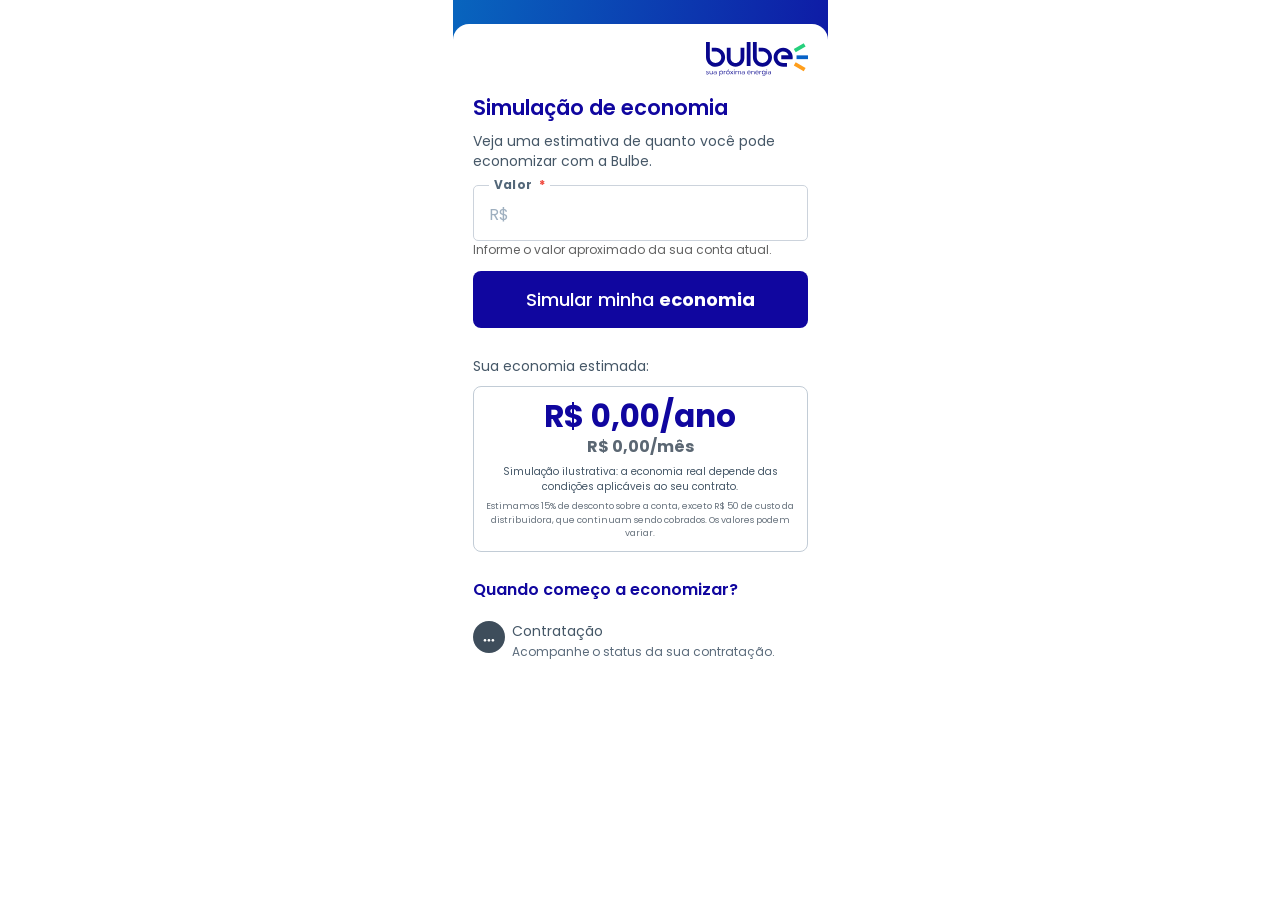
<file: pages/simulador.html>
<!DOCTYPE html>
<html lang="pt-BR">
<head>
  <meta charset="UTF-8">
  <meta name="viewport" content="width=device-width, initial-scale=1.0">
  <title>Bulbe | Simulador de economia</title>
  <link rel="preconnect" href="https://fonts.googleapis.com">
  <link rel="preconnect" href="https://fonts.gstatic.com" crossorigin>
  <link href="https://fonts.googleapis.com/css2?family=Poppins:wght@400;500;600;700&display=swap" rel="stylesheet">
  <link rel="stylesheet" href="../assets/css/layout.css">
  <link rel="stylesheet" href="../assets/css/simulador.css">
  <script src="../assets/js/simulador.js" defer></script>
</head>
<body>
  <div class="app app-simulador">
    <main class="app-conteudo" id="conteudo" aria-label="Conteúdo da página">

      <section class="simulador" aria-labelledby="titulo-simulador">
        <img class="simulador-logo" src="../assets/img/logo_menu.svg" width="122" height="41" alt="Bulbe">
        <h1 id="titulo-simulador">Simulação de economia</h1>
        <p class="simulador-introducao">Veja uma estimativa de quanto você pode economizar com a Bulbe.</p>
        <form id="formulario-simulador" novalidate>
          <div class="simulador-campo">
            <label for="valor-conta">Valor <span aria-hidden="true">*</span></label>
            <span class="simulador-moeda" aria-hidden="true">R$</span>
            <input id="valor-conta" name="valor-conta" type="text" inputmode="decimal" autocomplete="off" maxlength="16" required aria-describedby="ajuda-valor erro-valor">
          </div>
          <p class="simulador-ajuda" id="ajuda-valor">Informe o valor aproximado da sua conta atual.</p>
          <p class="simulador-erro" id="erro-valor" role="alert" hidden></p>
          <button class="simulador-botao" type="submit">Simular minha <strong>economia</strong></button>
        </form>
        <section class="simulador-resultado" aria-labelledby="titulo-resultado">
          <h2 id="titulo-resultado">Sua economia estimada:</h2>
          <div class="simulador-cartao">
            <div id="resultado-economia" aria-live="polite" aria-atomic="true">
              <p class="economia-anual"><span id="economia-anual">R$ 0,00</span><span>/ano</span></p>
              <p class="economia-mensal"><span id="economia-mensal">R$ 0,00</span>/mês</p>
            </div>
            <p class="simulador-aviso">Simulação ilustrativa: a economia real depende das condições aplicáveis ao seu contrato.</p>
            <p class="simulador-tarifa">Estimamos 15% de desconto sobre a conta, exceto R$ 50 de custo da distribuidora, que continuam sendo cobrados. Os valores podem variar.</p>
          </div>
        </section>
        <section class="simulador-etapas" aria-labelledby="titulo-etapas">
          <h2 id="titulo-etapas">Quando começo a economizar?</h2>
          <ol>
            <li>
              <img src="../assets/img/contratacao.svg" width="32" height="32" alt="">
              <div><h3>Contratação</h3><p>Acompanhe o status da sua contratação.</p><small>Em andamento · status ilustrativo</small></div>
            </li>
            <li>
              <img src="../assets/img/ativacao.svg" width="32" height="32" alt="">
              <div><h3>Ativação do serviço</h3><p>Próxima etapa: a economia começa após a conclusão do processo de ativação.</p></div>
            </li>
          </ol>
        </section>
        <a class="simulador-botao simulador-voltar" href="login.html">Voltar</a>
        <p class="simulador-convite">Não é um cliente Bulbe?<br><a href="login.html">Quero economizar</a></p>
      </section>
    </main>
  </div>
</body>
</html>
</file>
<file: assets/css/style.css>
/* Variáveis de cor e tipografia: ajustem para a identidade da solução */
:root {
  --cor-primaria: #0a2558;
  --cor-destaque: #f2ae00;
  --cor-fundo: #f7f9fc;
  --cor-texto: #1f2937;
  --fonte: system-ui, -apple-system, "Segoe UI", Roboto, sans-serif;
}

* { box-sizing: border-box; }

body {
  margin: 0;
  font-family: var(--fonte);
  color: var(--cor-texto);
  background: var(--cor-fundo);
  line-height: 1.5;
}

.topo {
  background: var(--cor-primaria);
  color: #fff;
  padding: 1.5rem;
}
.topo a { color: var(--cor-destaque); }

main {
  max-width: 960px;
  margin: 0 auto;
  padding: 1.5rem;
}

.aviso {
  background: #fff4d6;
  padding: 0.75rem 1rem;
  border-radius: 8px;
}

.lista { list-style: none; padding: 0; }
.lista li {
  background: #fff;
  margin-bottom: 0.5rem;
  padding: 0.75rem 1rem;
  border-radius: 8px;
  box-shadow: 0 1px 3px rgba(0, 0, 0, 0.08);
}

.rodape {
  text-align: center;
  padding: 1rem;
  color: #5b6475;
  font-size: 0.875rem;
}
</file>
<file: docs/apresentacao/apresentacao.css>
:root {
  color-scheme: dark;
  font-family: "Poppins", "Segoe UI", Arial, sans-serif;
  color: #fff;
  background: #102e94;
  --menta: #a7f3d5;
  --linha: rgb(255 255 255 / 30%);
  --margem: clamp(22px, 5.1vw, 90px);
}
* { box-sizing: border-box; }
[hidden] { display: none !important; }
body {
  margin: 0;
  height: 100vh;
  height: 100dvh;
  display: grid;
  grid-template-rows: auto minmax(0, 1fr) auto;
  background: radial-gradient(ellipse at 82% 10%, #1c6d98 0, transparent 55%),
    linear-gradient(118deg, #101b88, #113fa4 53%, #174d94);
}
header, footer {
  margin-inline: var(--margem);
  display: flex;
  justify-content: space-between;
  align-items: center;
}
header { padding: 18px 0 12px; border-bottom: 1px solid var(--linha); font-size: 14px; }
header b { color: var(--menta); padding: 0 8px; }
main {
  width: 100%;
  max-width: 1660px;
  margin: 0 auto;
  min-height: 0;
  grid-template-rows: minmax(0, 1fr);
  container-type: size;
  padding: 22px var(--margem);
  display: grid;
  gap: clamp(24px, 5vw, 88px);
  align-items: center;
}
main.com-celular { grid-template-columns: minmax(0, 1fr) minmax(0, 42%); }
.slide { min-width: 0; max-height: 100%; overflow-y: auto; }
.com-celular h2 { font-size: clamp(34px, min(4.6vw, 8cqh), 78px); }
.com-celular .legenda { margin-bottom: 10px; }
.com-celular .persona, .com-celular .demonstracao { margin-top: 14px; }
.evidencia { margin: 12px 0 0; font-size: clamp(16px, 1.35vw, 22px); line-height: 1.4; }
.evidencia strong { color: var(--menta); }
.abertura { display: grid; grid-template-columns: 1.35fr 1fr; align-items: center; gap: 6%; overflow: visible; }
.abertura .arte { width: min(88%, 85cqh); justify-self: center; margin: 0; }
.arte { position: relative; margin: 0 6%; }
.arte::before {
  content: ""; position: absolute; inset: 5% -3% -2% 5%;
  background: #22c899; transform: rotate(5deg); border-radius: 12%;
}
.arte img { position: relative; display: block; width: 100%; border-radius: 12%; }
h1, h2, h3, p { margin: 0; }
h1, h2 { font-size: clamp(44px, 5.4vw, 90px); line-height: 1.04; letter-spacing: -.05em; font-weight: 650; text-wrap: balance; }
h1 em, h2 em { font-weight: 350; font-style: normal; color: var(--menta); }
.legenda, .demonstracao b {
  display: block; color: var(--menta); font-weight: 650; text-transform: uppercase;
  letter-spacing: .12em; font-size: clamp(12px, 1vw, 16px);
}
.legenda { margin-bottom: 18px; }
.subtitulo, .persona { font-size: clamp(17px, 1.6vw, 25px); font-weight: 600; margin-top: 24px; }
.autores, .resumo, .demonstracao { font-size: clamp(16px, 1.45vw, 24px); line-height: 1.48; }
.autores { margin-top: 18px; }
.resumo { margin-top: 14px; max-width: 60ch; }
.demonstracao { border-left: 3px solid #4ed39f; padding-left: 16px; margin-top: 24px; max-width: 57ch; }
.demonstracao b { margin-bottom: 5px; }
.indicadores, .historias { display: grid; gap: 24px 36px; margin-top: 30px; }
.indicadores { grid-template-columns: repeat(4, 1fr); }
.historias { grid-template-columns: 1fr 1fr; }
article { border-top: 1px solid var(--linha); padding-top: 12px; }
article strong { font-size: clamp(38px, 4.2vw, 76px); font-weight: 550; color: var(--menta); letter-spacing: -.05em; }
article h3 { font-size: clamp(17px, 1.5vw, 24px); margin-bottom: 7px; }
article p { font-size: clamp(15px, 1.25vw, 20px); line-height: 1.48; }
.fonte { color: #d2e4f7; font-size: 14px; margin-top: 26px; }
#celular {
  position: relative; justify-self: center;
  width: min(calc(100% - 8px), calc(56.22cqh - 5px), 525px);
  aspect-ratio: 375 / 667; box-sizing: content-box; overflow: hidden;
  border: 2px solid #ecf7ff; border-radius: 18px; background: white;
  box-shadow: 0 16px 45px #081b595e, 0 0 0 5px #dceeff1f;
}
iframe { position: absolute; inset: 0; border: 0; width: 375px; height: 667px; transform-origin: top left; }
footer { padding: 10px 0 14px; border-top: 1px solid var(--linha); }
.progresso, nav { display: flex; align-items: center; gap: 12px; }
#contador { font-variant-numeric: tabular-nums; font-weight: 600; }
progress { width: clamp(60px, 12vw, 170px); height: 4px; border: 0; background: #ffffff42; }
progress::-webkit-progress-bar { background: #ffffff42; }
progress::-webkit-progress-value { background: var(--menta); }
progress::-moz-progress-bar { background: var(--menta); }
button { width: 46px; height: 36px; border: 1px solid #ffffff85; border-radius: 18px; background: transparent; color: white; font-size: 22px; cursor: pointer; }
button:hover:enabled, button:focus-visible { background: white; color: #123598; }
button:disabled { opacity: .35; cursor: default; }
@media (max-width: 760px) {
  .indicadores { grid-template-columns: repeat(2, 1fr); }
  .abertura { grid-template-columns: 1fr; }
  .arte { display: none; }
  main.com-celular { grid-template-columns: 1fr; grid-template-rows: minmax(0, 1fr) minmax(0, 1.2fr); gap: 12px; }
  #celular { width: min(100%, calc(30cqh - 8px), 330px); }
  .historias { grid-template-columns: 1fr; }
  h1, h2 { font-size: clamp(38px, 8vw, 58px); }
}
</file>
<file: assets/css/layout.css>
:root {
  --cor-primaria: #10069f;
  --cor-inativa: #c2ccd6;
  --cor-superficie: #fff;
  --fonte: "Poppins", sans-serif;
}

* {
  box-sizing: border-box;
}

body {
  margin: 0;
  background: var(--cor-superficie);
  font-family: var(--fonte);
}

button,
input,
select,
textarea {
  font: inherit;
}

/* Base de 375 × 667 px; em telas menores, acompanha o espaço disponível. */
.app {
  display: flex;
  flex-direction: column;
  width: 375px;
  max-width: 100%;
  height: 667px;
  height: min(667px, 100dvh);
  margin-inline: auto;
  overflow: hidden;
  background: var(--cor-primaria);
}

.app-cabecalho {
  position: relative;
  display: flex;
  align-items: center;
  justify-content: space-between;
  flex: 0 0 73px;
  padding-inline: 6px 14px;
}

.app-logo {
  position: absolute;
  left: 50%;
  transform: translateX(-50%);
}

.cabecalho-acoes {
  display: flex;
  gap: 6px;
}

.botao-icone {
  display: grid;
  place-items: center;
  width: 44px;
  height: 44px;
  padding: 0;
  border: 0;
  background: transparent;
  cursor: pointer;
}

img {
  display: block;
}

.app-conteudo {
  flex: 1;
  min-height: 0;
  overflow-y: auto;
  border-radius: 16px 16px 0 0;
  background: var(--cor-superficie);
}

.app-navegacao {
  z-index: 1;
  display: grid;
  grid-template-columns: repeat(3, minmax(0, 1fr));
  flex: 0 0 83px;
  padding-inline: 12px;
  background: var(--cor-superficie);
  box-shadow: 0 -3px 10px rgb(0 0 0 / 7%);
}

.navegacao-item {
  position: relative;
  display: flex;
  flex-direction: column;
  align-items: center;
  gap: 7px;
  padding: 18px 0 0;
  border: 0;
  background: transparent;
  color: var(--cor-inativa);
  font: 500 12px/1.2 var(--fonte);
  cursor: pointer;
}

.navegacao-item[aria-current="page"] {
  color: var(--cor-inativa);
}

.navegacao-item[aria-current="page"]::before {
  position: absolute;
  top: 0;
  width: 100px;
  max-width: 100%;
  height: 2px;
  background: currentColor;
  content: "";
}

/* A máscara reutiliza o SVG original e permite aplicar a cor do item ativo. */
.icone-consumo {
  display: block;
  width: 24px;
  height: 24px;
  background: currentColor;
  -webkit-mask: url("../img/consumo.svg") center / contain no-repeat;
  mask: url("../img/consumo.svg") center / contain no-repeat;
}

button:focus-visible {
  outline: 2px solid currentColor;
  outline-offset: -4px;
  border-radius: 4px;
}

.botao-icone:focus-visible {
  outline-color: var(--cor-superficie);
}

/* O diálogo mantém o foco no menu enquanto ele estiver aberto. */
.menu-lateral {
  position: fixed;
  inset: 0 0 auto;
  width: 375px;
  max-width: 100%;
  height: 667px;
  height: min(667px, 100dvh);
  max-height: 100%;
  margin: 0 auto;
  padding: 0;
  border: 0;
  background: rgb(16 6 80 / 22%);
  backdrop-filter: blur(5px);
  -webkit-backdrop-filter: blur(5px);
  color: #536779;
}

.menu-lateral::backdrop {
  background: transparent;
}

.menu-painel {
  width: 66.6667%;
  height: 100%;
  overflow-y: auto;
  border-radius: 0 14px 0 0;
  background: var(--cor-superficie);
  box-shadow: 4px 0 0 rgba(53, 49, 49, 0.12);
}

.menu-cabecalho {
  position: relative;
  display: grid;
  place-items: center;
  height: 104px;
  border-bottom: 1px solid var(--cor-inativa);
}

.menu-logo {
  width: 130px;
  max-width: 75%;
  height: auto;
}

.menu-fechar {
  position: absolute;
  top: 0;
  right: 0;
  display: grid;
  place-items: center;
  width: 32px;
  height: 32px;
  padding: 0;
  border: 0;
  background: transparent;
  color: inherit;
  font-size: 30px;
  line-height: 1;
  cursor: pointer;
}

.menu-links {
  display: flex;
  flex-direction: column;
}

.menu-link {
  display: flex;
  align-items: center;
  gap: 10px;
  min-height: 70px;
  padding: 14px 12px 14px 20px;
  color: inherit;
  font-size: 14px;
  font-weight: 600;
  line-height: 1.45;
  text-decoration: none;
}

.menu-link img {
  flex: 0 0 24px;
  object-fit: contain;
}

.menu-icone-economia {
  flex: 0 0 24px;
  height: 24px;
  background: currentColor;
  -webkit-mask: url("../img/economia.svg") center / contain no-repeat;
  mask: url("../img/economia.svg") center / contain no-repeat;
}

.menu-link:hover {
  background: #f3f4f8;
}

.menu-link:focus-visible {
  outline: 2px solid var(--cor-primaria);
  outline-offset: -3px;
}

.fatura-instalacao {
  display: flex;
  align-items: center;
  justify-content: space-between;
  gap: 8px;
  padding: 0 16px 13px 25px;
  color: white;
}

.fatura-instalacao select {
  min-width: 0;
  width: 190px;
  padding: 7px 12px;
  border: 2px solid transparent;
  border-radius: 8px;
  background: linear-gradient(var(--cor-primaria), var(--cor-primaria)) padding-box,
    linear-gradient(110deg, #0873bf, #19bc8b) border-box;
  color: white;
  font-size: 18px;
  font-weight: 600;
  text-align: center;
}

.fatura-instalacao option { background: var(--cor-primaria); }

.faturas {
  padding: 16px 20px;
  color: #536779;
  font-size: 14px;
}

.faturas h1, .faturas h2 {
  margin: 0 0 12px 10px;
  font-size: 14px;
  font-weight: 400;
}

.fatura-cartao {
  padding: 12px;
  border: 4px solid #e6f1fd;
  border-radius: 9px;
  color: #404f5e;
}

.fatura-cartao p { margin: 0; }
.fatura-resumo, .fatura-acoes {
  display: flex;
  align-items: center;
  justify-content: space-between;
  flex-wrap: wrap;
  gap: 6px;
}

.fatura-resumo h2 { margin: 0; font-weight: 600; }
.fatura-status {
  padding: 2px 6px;
  border-radius: 4px;
  background: #e6f1fd;
  color: #07539a;
  white-space: nowrap;
  font-size: 14px;
}

.fatura-vencimento, .fatura-desconto { font-size: 12px; }
.fatura-cartao .fatura-original { margin: 10px 0 2px; }
.fatura-original del { font-size: 16px; font-weight: 700; }
.fatura-valor, .fatura-desconto { color: var(--cor-primaria); }
.fatura-valor {
  display: flex;
  align-items: center;
  gap: 12px;
  font-size: 36px;
  line-height: 1.35;
  font-weight: 700;
}

.fatura-valor small { font-size: 16px; }
.fatura-acoes { margin-top: 10px; }
.fatura-acoes button, .fatura-historico-completo {
  min-height: 44px;
  padding: 8px 15px;
  border: 0;
  border-radius: 6px;
  background: var(--cor-primaria);
  color: white;
  font-weight: 600;
}

.fatura-acoes button { display: inline-flex; align-items: center; gap: 6px; }
.fatura-acoes .fatura-detalhes {
  padding-inline: 2px;
  background: transparent;
  color: var(--cor-primaria);
  font-weight: 400;
  text-decoration: underline;
}

.fatura-indicadores { display: flex; justify-content: center; gap: 12px; margin: 10px 0 18px; }
.fatura-indicadores i { width: 8px; height: 8px; border-radius: 50%; background: #d1d6de; }
.fatura-indicadores i:first-child { background: var(--cor-primaria); }
.fatura-historico { margin: 0; padding: 0; list-style: none; }
.fatura-historico li {
  display: grid;
  grid-template-columns: 1fr auto auto;
  align-items: center;
  gap: 12px;
  min-height: 65px;
  border-bottom: 1px solid #ccd5de;
  font-size: 16px;
}

.fatura-historico strong { color: #404f5e; white-space: nowrap; }
.fatura-status.paga { background: #e8faf1; color: #188354; }
.fatura-historico-completo {
  width: 100%;
  margin-top: 16px;
  border: 1px solid #ccd5de;
  background: white;
  color: inherit;
}

.faturas + .app-navegacao [aria-current="page"] { color: var(--cor-primaria); }
.icone-faturas {
  width: 24px;
  height: 24px;
  background: currentColor;
  mask: url("../img/faturas.svg") center / contain no-repeat;
}
</file>
<file: assets/css/central.css>
.central {
  --central-texto: #60758a;
  color: var(--central-texto);
  padding: 16px 17px 24px;
  font-size: 14px;
  line-height: 1.4;
}

.central [hidden], .central-dialogo [hidden] { display: none; }
.central h1, .central h2, .central h3, .central p { margin: 0; }
.central h1 { color: var(--cor-primaria); font-size: 22px; font-weight: 400; line-height: 1.3; }
.central-abas { display: flex; justify-content: center; gap: 10px; margin-top: 16px; }
.central-abas button { border: 0; border-bottom: 2px solid transparent; padding: 8px 12px 5px; background: transparent; color: #97a7b8; font-size: 16px; cursor: pointer; }
.central-abas [aria-selected="true"] { border-bottom-color: var(--cor-primaria); color: var(--cor-primaria); font-weight: 600; }
.central-avisos { padding-top: 16px; }
.central-filtros { display: flex; gap: 5px; padding-left: 13px; margin-bottom: 9px; }
.central-filtros button, .central-ver { border: 1px solid #607180; border-radius: 4px; background: #f7f9fc; color: #536779; padding: 2px 6px; font-size: 14px; line-height: 1.4; cursor: pointer; }
.central-filtros [aria-pressed="true"] { color: #0762c7; border-color: #0762c7; background: #e7f1ff; }
.central-lista { display: grid; gap: 10px; list-style: none; padding: 0; margin: 0; }
.central-comunicado { border: 1px solid #c3daff; border-radius: 10px; padding: 12px 9px 8px; background: #eef2ff; }
.central-comunicado[data-lido="true"] { background: #fafbfd; border-color: #dce3eb; }
.central-comunicado-cabecalho { display: flex; gap: 6px; align-items: center; }
.central-comunicado-cabecalho img { flex: 0 0 26px; width: 26px; height: 26px; }
.central-comunicado-texto { flex: 1; min-width: 0; }
.central-comunicado-meta { display: flex; justify-content: space-between; gap: 5px; color: #788da3; font-size: 11px; }
.central-comunicado h2 { color: var(--cor-primaria); font-size: 12px; font-weight: 700; margin-top: 3px; }
.central-comunicado .central-resumo { margin-top: 3px; font-size: 10px; }
.central-acoes-aviso { display: flex; justify-content: space-between; align-items: center; gap: 6px; margin-top: 22px; }
.central-marcar { padding: 5px 3px; border: 0; background: transparent; color: #536779; font-size: 12px; cursor: pointer; }
.central-marcar:disabled { color: #377a60; cursor: default; }
.central-indicador { display: inline-block; width: 6px; height: 6px; border-radius: 50%; margin-right: 4px; background: #0762c7; vertical-align: middle; }
.central-vazio { padding: 28px 12px; text-align: center; font-size: 13px; }
.central-ajuda { margin-top: 14px; padding: 14px 12px 12px; border: 1px solid #b4f3ce; border-radius: 10px; background: #edfff5; }
.central-ajuda-texto { display: flex; gap: 8px; align-items: center; margin-bottom: 16px; }
.central-ajuda h2 { color: #16884f; font-size: 12px; font-weight: 700; }
.central-ajuda p { font-size: 10px; margin-top: 5px; }
.central-botao { display: flex; align-items: center; justify-content: center; gap: 8px; width: 100%; min-height: 46px; padding: 10px; border: 0; border-radius: 8px; background: var(--cor-primaria); color: white; font: 600 16px/1.4 var(--fonte); cursor: pointer; }
.central-botao:hover { filter: brightness(1.12); }
.central-atendimento { background: #006358; box-shadow: 0 4px 8px rgb(0 0 0 / 18%); }
.central-contatos { padding: 22px 2px 0; }
.central-contatos > h2 { color: var(--cor-primaria); font-size: 24px; font-weight: 600; line-height: 1.3; }
.central-descricao { font-size: 12px; line-height: 1.35; }
.central-canais { display: flex; align-items: center; gap: 8px; margin-top: 9px; padding: 14px 12px; background: #eef2ff; border: 1px solid #c3daff; border-radius: 9px; }
.central-canais img { flex: 0 0 32px; }
.central-canais h3 { color: var(--cor-primaria); font-size: 12px; font-weight: 700; }
.central-canais p { font-size: 10px; line-height: 1.5; margin-top: 5px; }
.central-dados { margin: 0; }
.central-dado { padding: 17px 0 16px; border-bottom: 1px solid #d4dce4; }
.central-dado:first-child { padding-top: 5px; }
.central-dado dt { font-size: 16px; font-weight: 500; }
.central-dado dd { margin: 0; }
.central-dado dd:not(.central-confirmacao) { display: flex; align-items: center; justify-content: space-between; gap: 10px; min-height: 36px; }
.central-dado dd > span { overflow-wrap: anywhere; min-width: 0; }
.central-editar { display: grid; place-items: center; flex: 0 0 36px; height: 36px; margin-right: -5px; padding: 0; border: 0; background: transparent; cursor: pointer; }
.central-confirmacao { color: #879bb0; font-size: 12px; }
.central-confirmacao[data-confirmado="true"] { color: #16884f; }
.central-validar { margin-top: 34px; }
.central-contatos > .central-atendimento { margin-top: 4px; }
.central .central-demonstracao, .central-dialogo .central-demonstracao { margin-top: 14px; font-size: 10px; color: #788da3; text-align: center; }
.central .central-retorno { margin: 8px 0; font-size: 12px; color: #16884f; }
.central-dialogo {
  position: fixed;
  inset: 0 0 auto;
  width: 375px;
  max-width: 100%;
  height: 667px;
  height: min(667px, 100dvh);
  max-height: 100%;
  margin: 0 auto;
  padding: 10px;
  border: 0;
  background: rgb(0 0 0 / 28%);
  backdrop-filter: blur(3px);
  -webkit-backdrop-filter: blur(3px);
  color: #536779;
  font-family: var(--fonte);
}
.central-dialogo[open] { display: grid; align-items: center; }
.central-dialogo::backdrop { background: transparent; }
.central-modal { width: 100%; min-width: 0; max-height: 100%; overflow-y: auto; margin: 0; }
.central-modal-cartao { position: relative; border: 1px solid #c3daff; border-radius: 10px; padding: 16px 12px 12px; background: white; }
.central-modal h2 { color: var(--cor-primaria); font-size: 24px; font-weight: 600; line-height: 1.35; margin: 0; padding-right: 18px; }
.central-modal p { font-size: 14px; line-height: 1.5; margin: 16px 0 0; }
.central-campo { position: relative; margin-top: 24px; border: 1px solid #ccd5df; border-radius: 4px; }
.central-campo label { position: absolute; top: -10px; left: 12px; padding: 0 5px; background: white; color: #60758a; font-size: 12px; font-weight: 600; }
.central-obrigatorio { color: #f04438; }
.central-campo input { width: 100%; min-height: 55px; padding: 12px 15px; border: 0; border-radius: inherit; background: transparent; font-size: 16px; color: #536779; }
.central-campo input::placeholder { color: #a5b6c7; }
.central-campo:focus-within { outline: 2px solid var(--cor-primaria); outline-offset: 2px; }
.central-campo input:focus { outline: none; }
.central-campo:has([aria-invalid="true"]) { border-color: #b42318; }
.central-modal .central-erro { font-size: 12px; color: #b42318; margin-top: 8px; }
.central-modal-salvar { width: calc(100% - 14px); margin: 24px auto 0; }
.central-fechar { position: absolute; right: 3px; top: 3px; width: 30px; height: 30px; padding: 0; border: 0; background: transparent; color: #60758a; font-size: 24px; cursor: pointer; }
.central-modal .central-mensagem-categoria { margin: 0 0 8px; font-size: 12px; }
#mensagem-data { display: block; margin-top: 8px; font-size: 12px; }
.central-modal .central-mensagem-conteudo { white-space: pre-line; }
.central-sr-only { position: absolute; width: 1px; height: 1px; padding: 0; overflow: hidden; clip-path: inset(50%); white-space: nowrap; }
.menu-link[aria-current="page"] { color: var(--cor-primaria); background: #f3f4f8; }
@media (max-width: 350px) {
  .central { padding-inline: 12px; }
  .central h1 { font-size: 20px; }
  .central-modal h2 { font-size: 21px; }
}
</file>
<file: assets/css/login.css>
.login {
  overflow-y: auto;
  background: linear-gradient(100deg, #0865be, var(--cor-primaria));
  color: #404f5e;
}

.login-marca {
  position: relative;
  display: grid;
  flex: 1 0 120px;
  place-items: center;
}

.login-padrao {
  position: absolute;
  inset: 0;
  width: 100%;
  height: 100%;
  opacity: 0.09;
  mask-image: linear-gradient(#000, transparent 85%, #0003);
}

.login-marca img {
  position: relative;
  width: min(74%, 278px);
  height: auto;
}

.login-painel {
  flex: none;
  padding: 18px 20px 20px;
  border-radius: 20px 20px 0 0;
  background: var(--cor-superficie);
  text-align: center;
}

.login-painel h1 {
  margin: 0 0 6px;
  font-size: 24px;
  font-weight: 500;
}

.login-painel p {
  margin: 0;
  font-size: 14px;
  font-weight: 300;
}

.login-acoes {
  display: grid;
  gap: 12px;
  margin: 12px 0 8px;
}

.login-botao {
  align-content: center;
  min-height: 46px;
  padding: 8px;
  border: 1px solid transparent;
  border-radius: 8px;
  background: var(--cor-primaria);
  color: white;
  font-size: 18px;
  font-weight: 500;
  text-decoration: none;
}

.login-secundario {
  border-color: var(--cor-inativa);
  background: var(--cor-superficie);
  color: inherit;
}

.login-ajuda {
  display: inline-block;
  margin-top: 3px;
  color: var(--cor-primaria);
  font-size: 14px;
  font-weight: 500;
}

.login a:focus-visible {
  outline: 3px solid #0968be;
  outline-offset: 2px;
}
</file>
<file: assets/css/onboarding.css>
.app-onboarding {
  padding-top: 24px;
  background: linear-gradient(100deg, #0865be, var(--cor-primaria));
}

.onboarding {
  display: flex;
  flex-direction: column;
  overflow: hidden;
  color: #536679;
}

.onboarding-cabecalho {
  flex-shrink: 0;
  padding: 14px 20px 10px;
}

.onboarding-logo {
  width: 100px;
  height: auto;
  margin-bottom: 8px;
}

.onboarding-progresso {
  display: flex;
  align-items: center;
  gap: 8px;
  font-size: 12px;
  font-weight: 600;
}

.onboarding-progresso progress {
  appearance: none;
  flex: 1;
  min-width: 0;
  height: 6px;
  overflow: hidden;
  border: 0;
  border-radius: 8px;
  background: #e0e5e9;
}

.onboarding-progresso progress::-webkit-progress-bar {
  background: #e0e5e9;
  border-radius: 8px;
}

.onboarding-progresso progress::-webkit-progress-value {
  background: linear-gradient(90deg, #087cbe, #19bc8b);
  border-radius: 8px;
}

.onboarding-progresso progress::-moz-progress-bar {
  background: linear-gradient(90deg, #087cbe, #19bc8b);
  border-radius: 8px;
}

.onboarding-etapas {
  flex: 1;
  min-height: 0;
  overflow-y: auto;
  overscroll-behavior: contain;
  padding: 0 20px 16px;
  scrollbar-width: thin;
}

.onboarding-ilustracao {
  width: 100%;
  height: 155px;
  object-fit: contain;
  background: #f7f9fa;
}

.onboarding h1 {
  margin: 10px 0 8px;
  color: var(--cor-primaria);
  font-size: 20px;
  font-weight: 600;
  line-height: 1.3;
}

.onboarding h1:focus-visible {
  outline: 2px solid var(--cor-primaria);
  outline-offset: 2px;
}

.onboarding p {
  margin: 0;
  font-size: 14px;
  line-height: 1.5;
}

.onboarding-beneficios {
  display: grid;
  gap: 12px;
  margin: 20px 0 0;
  padding: 0;
  list-style: none;
}

.onboarding-beneficios li {
  display: flex;
  align-items: flex-start;
  gap: 8px;
}

.onboarding h2 {
  margin: 0;
  color: var(--cor-primaria);
  font-size: 13px;
  font-weight: 600;
  line-height: 1.5;
}

.onboarding-beneficios p {
  font-size: 13px;
}

.icone-etapa {
  display: inline-grid;
  place-items: center;
  flex: 0 0 18px;
  height: 20px;
  color: var(--cor-primaria);
  font-size: 23px;
  line-height: 1;
}

.icone-rede,
.icone-economia,
.icone-adesao,
.icone-sol,
.icone-casa,
.icone-celular,
.icone-check,
.icone-relogio,
.icone-voltar {
  background: currentColor;
  -webkit-mask: var(--icone) center / contain no-repeat;
  mask: var(--icone) center / contain no-repeat;
}

.icone-rede { --icone: url("../img/consumo.svg"); }
.icone-economia { --icone: url("../img/economia.svg"); }
.icone-adesao { --icone: url("../img/faturas.svg"); }
.icone-sol { --icone: url("../img/sol.svg"); }
.icone-casa { --icone: url("../img/casa.svg"); }
.icone-celular { --icone: url("../img/celular.svg"); }
.icone-check { --icone: url("../img/check-circulo.svg"); }
.icone-relogio { --icone: url("../img/relogio.svg"); }
.icone-voltar { --icone: url("../img/seta-voltar.svg"); }

.onboarding-acoes {
  display: grid;
  flex-shrink: 0;
  gap: 6px;
  padding: 10px 20px 12px;
  background: #fff;
  box-shadow: 0 -4px 10px rgb(0 0 0 / 4%);
}

.onboarding-botao {
  width: 100%;
  min-height: 44px;
  padding: 10px;
  border: 1px solid var(--cor-inativa);
  border-radius: 8px;
  font-size: 15px;
  font-weight: 600;
  line-height: 1.4;
  cursor: pointer;
}

.onboarding-avancar {
  border-color: var(--cor-primaria);
  background: var(--cor-primaria);
  color: #fff;
}

.onboarding-voltar {
  display: flex;
  align-items: center;
  justify-content: center;
  gap: 6px;
  background: #fff;
  color: #536679;
  font-weight: 500;
}

.onboarding-voltar .icone-voltar {
  width: 20px;
  height: 20px;
  flex-shrink: 0;
}

.onboarding .onboarding-fonte {
  font-size: 11px;
}

.onboarding .onboarding-fonte { margin-top: 16px; }
.onboarding-fonte a { color: var(--cor-primaria); }

.onboarding [hidden] { display: none; }
</file>
<file: assets/css/painel.css>
.painel {
  padding: 0 16px 28px;
  color: var(--cor-primaria);
  scrollbar-width: thin;
}

.painel-titulo {
  margin: 0 -16px;
  padding: 12px 10px;
  background: var(--cor-primaria);
  color: white;
  text-align: center;
  font-size: 24px;
  font-weight: 400;
  line-height: 1.3;
}

.painel h2 { margin: 0; font-size: 16px; line-height: 1.4; }
.painel-resumo { padding-top: 20px; text-align: center; }
.painel-resumo h2 {
  display: inline-block;
  padding: 0 10px 5px;
  border-bottom: 2px solid var(--cor-primaria);
  font-size: 19px;
  font-weight: 500;
}
.painel-total {
  margin: 26px 0 0;
  color: #20c783;
  font-size: 40px;
  font-weight: 700;
  line-height: 1.3;
  letter-spacing: -1px;
}
.painel-total small { font-size: 19px; vertical-align: middle; letter-spacing: 0; }
.painel-periodo { margin: 4px 0 0; color: #536679; font-size: 14px; }
.painel-demo { margin: 6px 0 0; color: #536679; font-size: 10px; }
.painel-evolucao { margin-top: 22px; }
.painel-legenda { margin: 5px 0 8px; color: #536679; font-size: 10px; }
#grafico-economia { display: block; width: 100%; height: auto; overflow: visible; }
#grafico-economia text { fill: #536679; font-family: var(--fonte); font-size: 9px; }
.painel-ponto { cursor: pointer; outline: none; }
.painel-ponto .ponto-visivel { fill: #20c783; stroke: white; stroke-width: 1.5; }
.painel-ponto:hover .ponto-visivel,
.painel-ponto:focus-visible .ponto-visivel,
.painel-ponto[aria-pressed="true"] .ponto-visivel { stroke: var(--cor-primaria); stroke-width: 2.5; }
.painel-leitura { min-height: 34px; margin: 0 0 8px; color: #536679; font-size: 11px; line-height: 1.5; }
.painel-filtros { display: grid; grid-template-columns: 1fr 1fr; gap: 16px; }
.painel-cartao { padding: 8px; border: 1px solid #c2ccd6; border-radius: 5px; background: white; color: var(--cor-primaria); text-align: left; cursor: pointer; }
.painel-cartao span { display: block; font-size: 12px; }
.painel-cartao strong { display: block; margin: 4px 0; font-size: 20px; }
.painel-cartao[aria-pressed="true"] { border-color: var(--cor-primaria); background: #f7f8ff; }
.painel-comparativo { margin-top: 25px; padding: 16px; border: 1px solid #bdd7ff; border-radius: 10px; background: linear-gradient(110deg, #f0f7ff, #edf0ff); }
.painel-comparativo h2 { font-size: 15px; }
.painel-comparativo dl { margin: 10px 0; }
.painel-comparativo dl div { display: flex; align-items: baseline; justify-content: space-between; gap: 8px; margin: 6px 0; }
.painel-comparativo dt { color: #536679; font-size: 11px; }
.painel-comparativo dd { margin: 0; font-size: 18px; font-weight: 600; white-space: nowrap; }
.painel-comparativo dl div + div dd { font-size: 15px; }
#comparativo-percentual { margin: 10px 0 0; color: #098454; font-size: 14px; text-align: center; }
.painel-detalhes-botao { width: 100%; min-height: 44px; margin-top: 28px; padding: 10px; border: 0; border-radius: 7px; background: var(--cor-primaria); color: white; font-size: 16px; font-weight: 600; cursor: pointer; }
.painel-dialogo { width: 351px; max-width: calc(100% - 24px); max-height: min(600px, 90dvh); padding: 16px; border: 0; border-radius: 14px; color: var(--cor-primaria); background: white; }
.painel-dialogo::backdrop { background: rgb(10 6 60 / 45%); backdrop-filter: blur(3px); }
.painel-dialogo-topo { display: flex; align-items: center; justify-content: space-between; gap: 8px; }
.painel-dialogo-topo button { flex: 0 0 36px; height: 36px; padding: 0; border: 0; border-radius: 6px; background: #f1f3f8; color: #536679; font-size: 26px; cursor: pointer; }
.painel-dialogo h3 { margin: 20px 0 10px; font-size: 14px; }
.painel-seletores { display: grid; grid-template-columns: 1fr 1fr; gap: 10px; }
.painel-seletores label { min-width: 0; color: #536679; font-size: 11px; }
.painel-seletores select { display: block; width: 100%; min-height: 44px; margin-top: 5px; padding: 6px; border: 1px solid #c2ccd6; border-radius: 5px; background: white; color: var(--cor-primaria); font-size: 12px; }
.painel-resultado { padding: 12px; border-radius: 7px; background: #f0f7ff; color: #536679; font-size: 12px; line-height: 1.6; }
.painel-tabela { width: 100%; border-collapse: collapse; font-size: 11px; font-variant-numeric: tabular-nums; }
.painel-tabela caption { margin: 10px 0; text-align: left; font-weight: 600; font-size: 13px; }
.painel-tabela th, .painel-tabela td { padding: 9px 3px; border-bottom: 1px solid #e5e9ef; text-align: right; }
.painel-tabela th:first-child { text-align: left; }
.painel-tabela tbody th { color: #536679; font-weight: 400; }
.painel-tabela tfoot { background: #f0f7ff; font-weight: 600; }
</file>
<file: assets/css/simulador.css>
.app-simulador {
  padding-top: 24px;
  background: linear-gradient(100deg, #0865be, var(--cor-primaria));
}

.simulador {
  padding: 18px 20px 24px;
  color: #455767;
  font-size: 14px;
  line-height: 1.45;
}

.simulador p, .simulador h1, .simulador h2, .simulador h3 { margin: 0; }
.simulador-logo { width: 102px; height: auto; margin: 0 0 18px auto; }
.simulador h1 { color: var(--cor-primaria); font-size: 21px; font-weight: 600; line-height: 1.35; }
.simulador .simulador-introducao { margin: 8px 0 14px; }
.simulador-campo { position: relative; height: 56px; border: 1px solid #ccd3dc; border-radius: 5px; }
.simulador-campo label { position: absolute; top: -10px; left: 15px; padding: 0 5px; background: white; color: #536779; font-size: 12px; font-weight: 700; letter-spacing: .4px; }
.simulador-campo label span { color: #f04438; margin-left: 3px; }
.simulador-moeda { position: absolute; left: 15px; top: 17px; color: #9eafbf; font-size: 16px; }
.simulador-campo input { width: 100%; height: 100%; padding: 12px 12px 8px 44px; border: 0; border-radius: inherit; background: transparent; color: #455767; font-size: 16px; }
.simulador-campo:focus-within { outline: 2px solid var(--cor-primaria); outline-offset: 2px; }
.simulador-campo input:focus { outline: none; }
.simulador-campo:has([aria-invalid="true"]) { border-color: #b42318; }
.simulador-ajuda { color: #626262; font-size: 12px; }
.simulador .simulador-erro { margin-top: 5px; color: #b42318; font-size: 12px; }
.simulador-botao { display: block; width: 100%; padding: 16px 8px; border: 0; border-radius: 8px; background: var(--cor-primaria); color: white; text-align: center; text-decoration: none; font: 500 18px/1.4 var(--fonte); cursor: pointer; }
#formulario-simulador .simulador-botao { margin-top: 12px; }
.simulador-botao:hover { background: #190dbc; }
.simulador a:focus-visible { outline: 2px solid #0762c7; outline-offset: 3px; }
.simulador-resultado { margin-top: 28px; }
.simulador-resultado h2 { margin-bottom: 10px; font-size: 14px; font-weight: 400; }
.simulador-cartao { padding: 10px 12px; border: 1px solid #c2ccd6; border-radius: 8px; text-align: center; }
.economia-anual { color: var(--cor-primaria); font-size: 31px; font-weight: 700; line-height: 1.25; overflow-wrap: anywhere; }
.economia-mensal { color: #5b6773; font-size: 16px; font-weight: 700; line-height: 1.4; }
.simulador .simulador-aviso { margin-top: 6px; font-size: 10px; line-height: 1.5; }
.simulador .simulador-tarifa { margin-top: 6px; color: #68737e; font-size: 9px; line-height: 1.5; }
.simulador-etapas { margin-top: 26px; }
.simulador-etapas h2 { color: var(--cor-primaria); font-size: 16px; font-weight: 600; }
.simulador-etapas ol { display: grid; gap: 18px; margin: 20px 0 0; padding: 0; list-style: none; }
.simulador-etapas li { display: flex; align-items: flex-start; gap: 7px; }
.simulador-etapas img { flex: 0 0 32px; }
.simulador-etapas h3 { font-size: 14px; font-weight: 400; }
.simulador-etapas p { margin-top: 2px; color: #5b6b7b; font-size: 12px; }
.simulador-etapas small { font-size: 10px; color: #68737e; }
.simulador-voltar { margin-top: 28px; }
.simulador .simulador-convite { margin-top: 10px; text-align: center; }
.simulador-convite a { display: inline-block; margin-top: 5px; color: var(--cor-primaria); font-weight: 500; text-underline-offset: 2px; }
</file>
